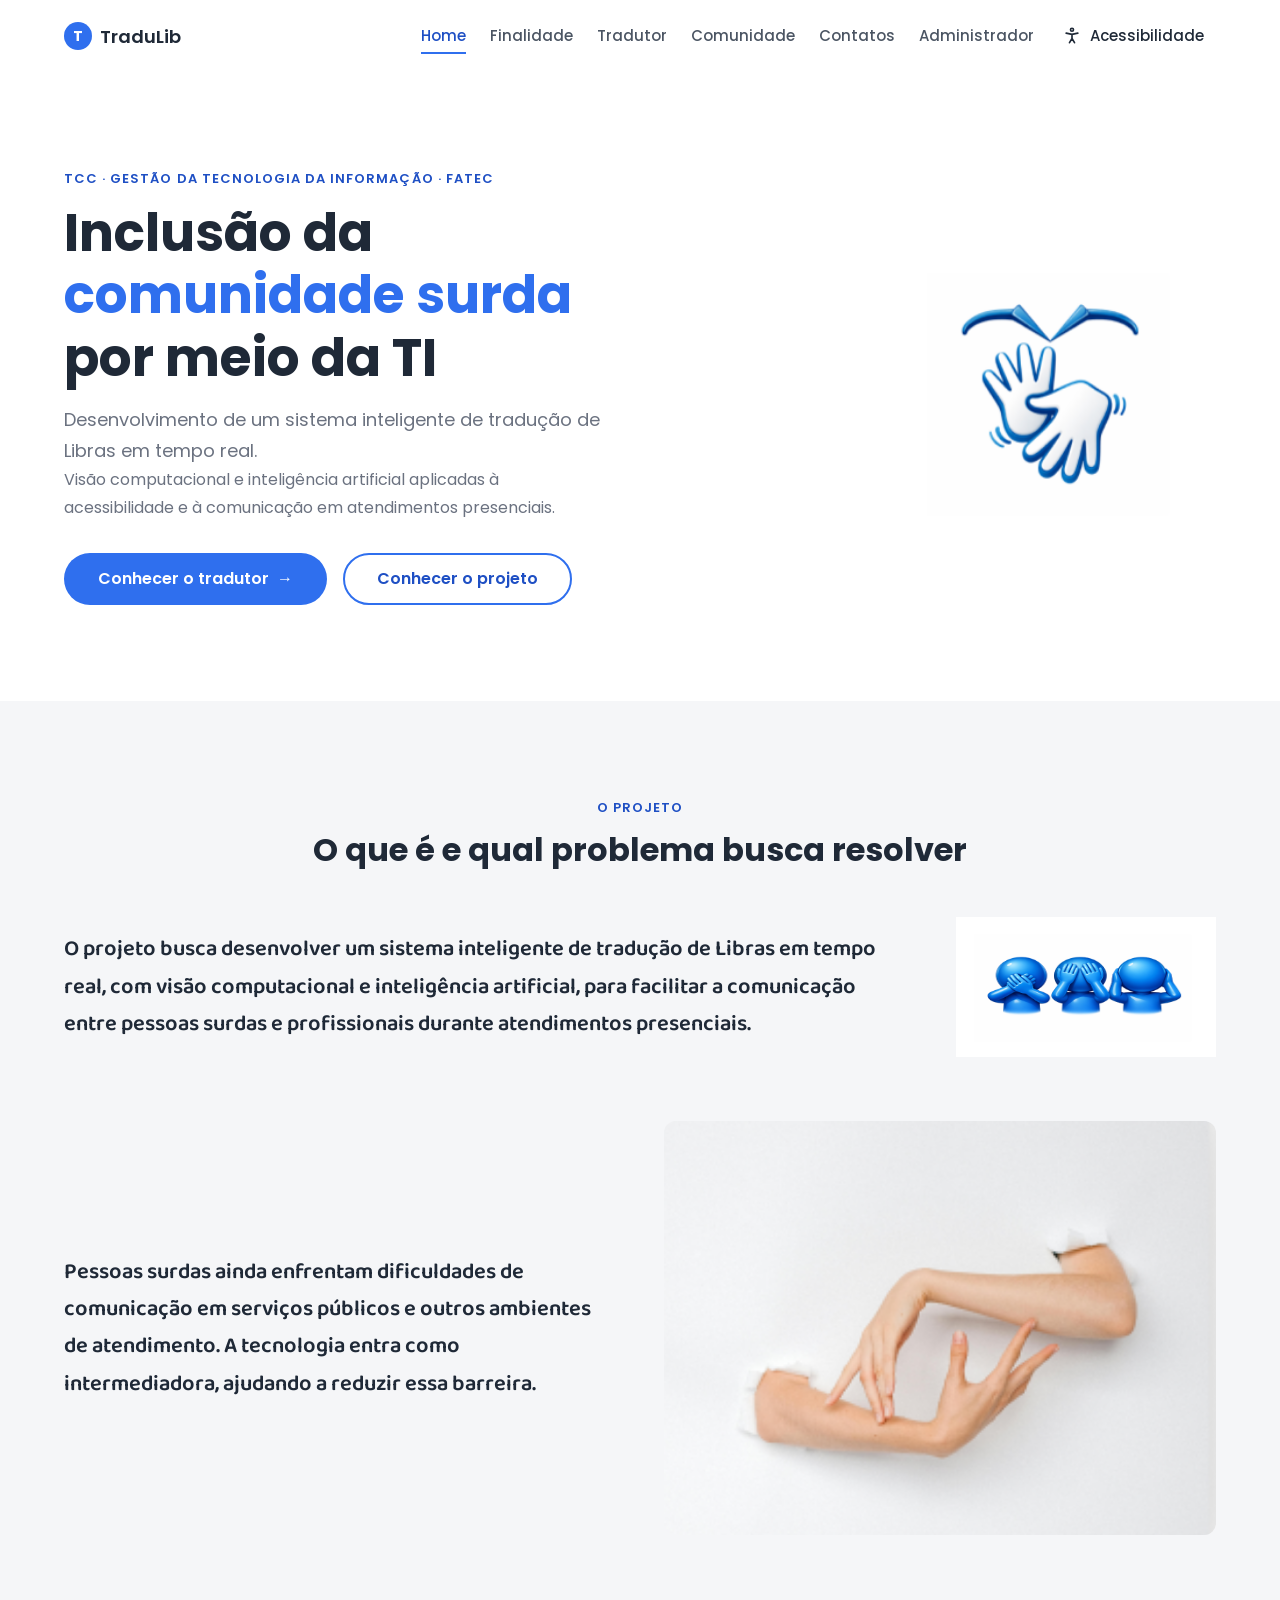
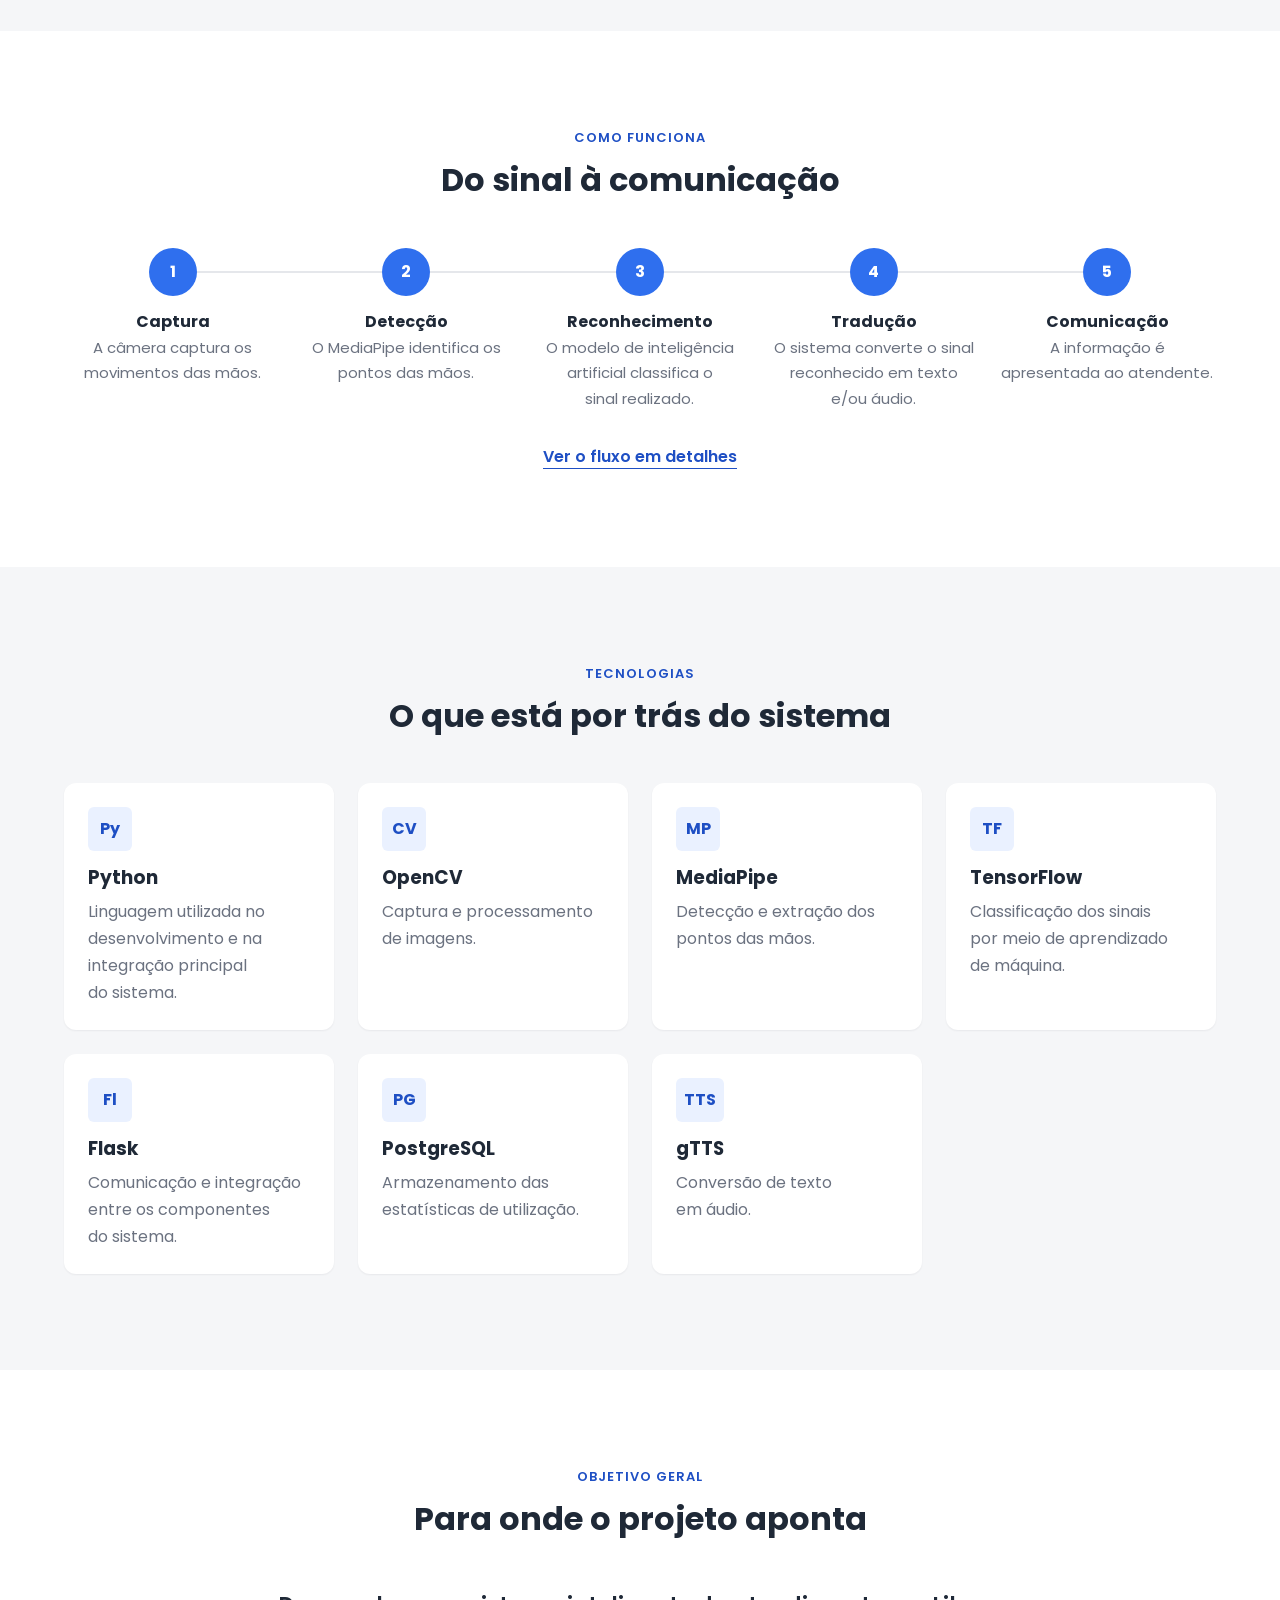
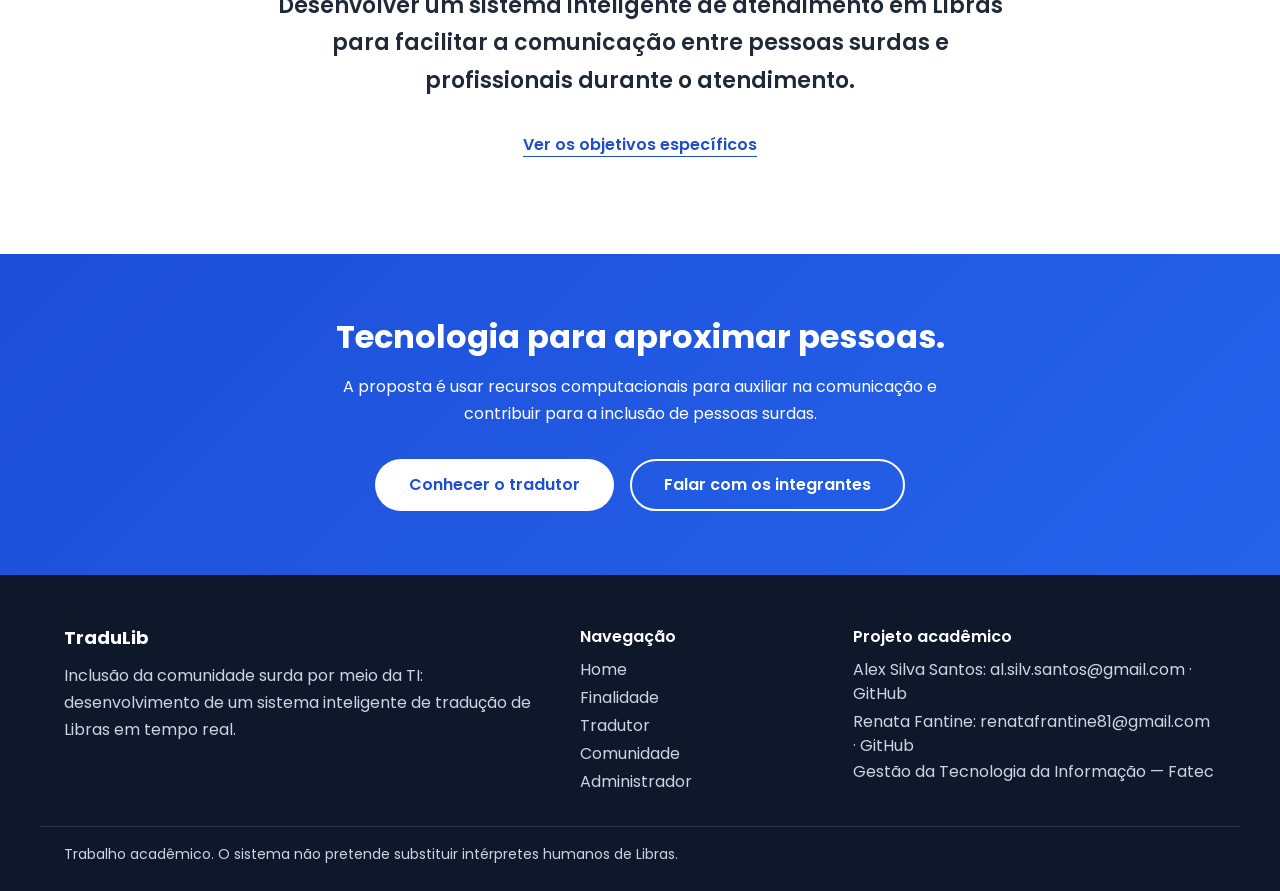
<file: frontend/index.html>
<!DOCTYPE html>
<html lang="pt-BR">
<head>
  <meta charset="UTF-8" />
  <meta name="viewport" content="width=device-width, initial-scale=1.0" />
  <title>Inclusão da comunidade surda por meio da TI | TraduLib</title>
  <meta name="description" content="Sistema inteligente de tradução de Libras em tempo real: projeto acadêmico de TI da Fatec." />
  <meta name="color-scheme" content="light dark" />
  <script>(function(){try{var s=JSON.parse(localStorage.getItem("tradulib_a11y")||"{}"),r=document.documentElement,L=[0.875,1,1.125,1.25,1.375];r.dataset.theme=s.theme||(matchMedia("(prefers-color-scheme: dark)").matches?"dark":"light");if(L[s.level]&&typeof s.level==="number")r.style.setProperty("--font-scale",L[s.level]);if(s.dyslexia===true)r.dataset.dyslexia="on"}catch(e){}})()</script>
  <link rel="preconnect" href="https://fonts.googleapis.com" />
  <link rel="preconnect" href="https://fonts.gstatic.com" crossorigin />
  <link rel="stylesheet" href="https://fonts.googleapis.com/css2?family=Baloo+2:wght@500;600;700&family=Poppins:wght@400;500;600;700&display=swap" />
  <link rel="stylesheet" href="css/variables.css?v=5" />
  <link rel="stylesheet" href="css/reset.css?v=5" />
  <link rel="stylesheet" href="css/base.css?v=5" />
  <link rel="stylesheet" href="css/layout.css?v=5" />
  <link rel="stylesheet" href="css/animations.css?v=5" />
  <link rel="stylesheet" href="css/components/buttons.css?v=5" />
  <link rel="stylesheet" href="css/components/navbar.css?v=5" />
  <link rel="stylesheet" href="css/components/hero.css?v=5" />
  <link rel="stylesheet" href="css/components/tradutor.css?v=5" />
  <link rel="stylesheet" href="css/components/about.css?v=5" />
  <link rel="stylesheet" href="css/components/content.css?v=5" />
  <link rel="stylesheet" href="css/components/accessibility.css?v=5" />
</head>
<body>
  <a class="skip-link" href="#conteudo-principal">Pular para o conteúdo principal</a>

  <header class="navbar">
    <div class="navbar__container container">
      <a href="index.html" class="navbar__logo" aria-label="TraduLib, página inicial">
        <span class="navbar__logo-mark" aria-hidden="true">T</span>
        <span>TraduLib</span>
      </a>
      <button class="navbar__toggle" id="navToggle" type="button" aria-expanded="false" aria-controls="navMenu" aria-label="Abrir menu de navegação">
        <span class="navbar__toggle-bar"></span><span class="navbar__toggle-bar"></span><span class="navbar__toggle-bar"></span>
      </button>
      <nav class="navbar__nav" id="navMenu" aria-label="Navegação principal">
        <ul class="navbar__links"><li><a href="index.html" class="navbar__link" aria-current="page">Home</a></li><li><a href="finalidade.html" class="navbar__link">Finalidade</a></li><li><a href="tradutor.html" class="navbar__link">Tradutor</a></li><li><a href="comunidade.html" class="navbar__link">Comunidade</a></li><li><a href="comunidade.html#contato" class="navbar__link">Contatos</a></li><li><a href="administrador.html" class="navbar__link">Administrador</a></li></ul>
      </nav>
    </div>
  </header>

  <main id="conteudo-principal">
    <section class="hero" aria-labelledby="hero-title">
      <div class="hero__container container">
        <div class="hero__content">
          <p class="eyebrow enter enter--1">TCC · Gestão da Tecnologia da Informação · Fatec</p>
          <h1 class="hero__title enter enter--2" id="hero-title">Inclusão da <span class="hero__highlight">comunidade surda</span> por meio da TI</h1>
          <p class="hero__subtitle enter enter--2">Desenvolvimento de um sistema inteligente de tradução de Libras em tempo real.</p>
          <p class="hero__text enter enter--3">Visão computacional e inteligência artificial aplicadas à acessibilidade e à comunicação em atendimentos presenciais.</p>
          <div class="hero__actions enter enter--3">
            <a class="btn btn--primary btn--lg" href="tradutor.html">Conhecer o tradutor <span aria-hidden="true">→</span></a>
            <a class="btn btn--secondary btn--lg" href="finalidade.html">Conhecer o projeto</a>
          </div>
        </div>
        <div class="hero__media enter enter--2">
          <img class="floating" src="assets/icons/librasicon.PNG" alt="Ilustração de mãos fazendo um sinal de Libras" width="320" height="320" />
        </div>
      </div>
    </section>

    <section class="section section--soft about" id="sobre" aria-labelledby="sobre-titulo">
      <div class="container">
        <div class="section__header"><p class="eyebrow">O projeto</p><h2 id="sobre-titulo">O que é e qual problema busca resolver</h2></div>
        <div class="about__row">
          <p class="about__text">O projeto busca desenvolver um sistema inteligente de tradução de Libras em tempo real, com visão computacional e inteligência artificial, para facilitar a comunicação entre pessoas surdas e profissionais durante atendimentos presenciais.</p>
          <img class="about__icon" src="assets/icons/mudocegosurdo.PNG" alt="" width="220" height="140" loading="lazy" />
        </div>
        <div class="about__row about__row--reverse">
          <img class="about__photo" src="assets/images/maos.PNG" alt="Duas mãos se conectam através de um rasgo em uma folha de papel, simbolizando a quebra de barreiras de comunicação" loading="lazy" />
          <p class="about__text">Pessoas surdas ainda enfrentam dificuldades de comunicação em serviços públicos e outros ambientes de atendimento. A tecnologia entra como intermediadora, ajudando a reduzir essa barreira.</p>
        </div>
      </div>
    </section>

    <section class="section" id="como-funciona" aria-labelledby="como-titulo">
      <div class="container">
        <div class="section__header"><p class="eyebrow">Como funciona</p><h2 id="como-titulo">Do sinal à comunicação</h2></div><ol class="steps"><li class="steps__item"><span class="steps__number" aria-hidden="true">1</span><div><h3>Captura</h3><p>A câmera captura os movimentos das mãos.</p></div></li><li class="steps__item"><span class="steps__number" aria-hidden="true">2</span><div><h3>Detecção</h3><p>O MediaPipe identifica os pontos das mãos.</p></div></li><li class="steps__item"><span class="steps__number" aria-hidden="true">3</span><div><h3>Reconhecimento</h3><p>O modelo de inteligência artificial classifica o sinal realizado.</p></div></li><li class="steps__item"><span class="steps__number" aria-hidden="true">4</span><div><h3>Tradução</h3><p>O sistema converte o sinal reconhecido em texto e/ou áudio.</p></div></li><li class="steps__item"><span class="steps__number" aria-hidden="true">5</span><div><h3>Comunicação</h3><p>A informação é apresentada ao atendente.</p></div></li></ol>
        <p class="stack-link"><a class="text-link" href="tradutor.html#fluxo">Ver o fluxo em detalhes</a></p>
      </div>
    </section>

    <section class="section section--soft" id="tecnologias" aria-labelledby="tec-titulo">
      <div class="container">
        <div class="section__header"><p class="eyebrow">Tecnologias</p><h2 id="tec-titulo">O que está por trás do sistema</h2></div><ul class="grid"><li class="card"><span class="card__badge" aria-hidden="true">Py</span><h3>Python</h3><p>Linguagem utilizada no desenvolvimento e na integração principal do sistema.</p></li><li class="card"><span class="card__badge" aria-hidden="true">CV</span><h3>OpenCV</h3><p>Captura e processamento de imagens.</p></li><li class="card"><span class="card__badge" aria-hidden="true">MP</span><h3>MediaPipe</h3><p>Detecção e extração dos pontos das mãos.</p></li><li class="card"><span class="card__badge" aria-hidden="true">TF</span><h3>TensorFlow</h3><p>Classificação dos sinais por meio de aprendizado de máquina.</p></li><li class="card"><span class="card__badge" aria-hidden="true">Fl</span><h3>Flask</h3><p>Comunicação e integração entre os componentes do sistema.</p></li><li class="card"><span class="card__badge" aria-hidden="true">PG</span><h3>PostgreSQL</h3><p>Armazenamento das estatísticas de utilização.</p></li><li class="card"><span class="card__badge" aria-hidden="true">TTS</span><h3>gTTS</h3><p>Conversão de texto em áudio.</p></li></ul>
      </div>
    </section>

    <section class="section" id="objetivo" aria-labelledby="obj-titulo">
      <div class="container">
        <div class="section__header"><p class="eyebrow">Objetivo geral</p><h2 id="obj-titulo">Para onde o projeto aponta</h2></div>
        <p class="statement">Desenvolver um sistema inteligente de atendimento em Libras para facilitar a comunicação entre pessoas surdas e profissionais durante o atendimento.</p>
        <p class="stack-link"><a class="text-link" href="finalidade.html#objetivos">Ver os objetivos específicos</a></p>
      </div>
    </section>

    <section class="cta" aria-labelledby="cta-titulo">
      <div class="container">
        <h2 id="cta-titulo">Tecnologia para aproximar pessoas.</h2>
        <p>A proposta é usar recursos computacionais para auxiliar na comunicação e contribuir para a inclusão de pessoas surdas.</p>
        <div class="cta__actions">
          <a class="btn btn--light btn--lg" href="tradutor.html">Conhecer o tradutor</a>
          <a class="btn btn--outline-light btn--lg" href="comunidade.html#contato">Falar com os integrantes</a>
        </div>
      </div>
    </section>
  </main>

  <footer class="footer">
    <div class="footer__container container">
      <div>
        <p class="footer__title">TraduLib</p>
        <p>Inclusão da comunidade surda por meio da TI: desenvolvimento de um sistema inteligente de tradução de Libras em tempo real.</p>
      </div>
      <nav aria-label="Rodapé"><p class="footer__heading">Navegação</p><ul><li><a href="index.html">Home</a></li><li><a href="finalidade.html">Finalidade</a></li><li><a href="tradutor.html">Tradutor</a></li><li><a href="comunidade.html">Comunidade</a></li><li><a href="administrador.html">Administrador</a></li></ul></nav>
      <div>
        <p class="footer__heading">Projeto acadêmico</p>
        <ul data-members="footer"></ul>
        <p>Gestão da Tecnologia da Informação — Fatec</p>
      </div>
    </div>
    <p class="footer__legal container">Trabalho acadêmico. O sistema não pretende substituir intérpretes humanos de Libras.</p>
  </footer>

  <div vw class="enabled"><div vw-access-button class="active"></div><div vw-plugin-wrapper><div class="vw-plugin-top-wrapper"></div></div></div>
  <script src="https://vlibras.gov.br/app/vlibras-plugin.js"></script>
  <script>new window.VLibras.Widget("https://vlibras.gov.br/app");</script>
  <script type="module" src="js/main.js?v=5"></script>
</body>
</html>
</file>
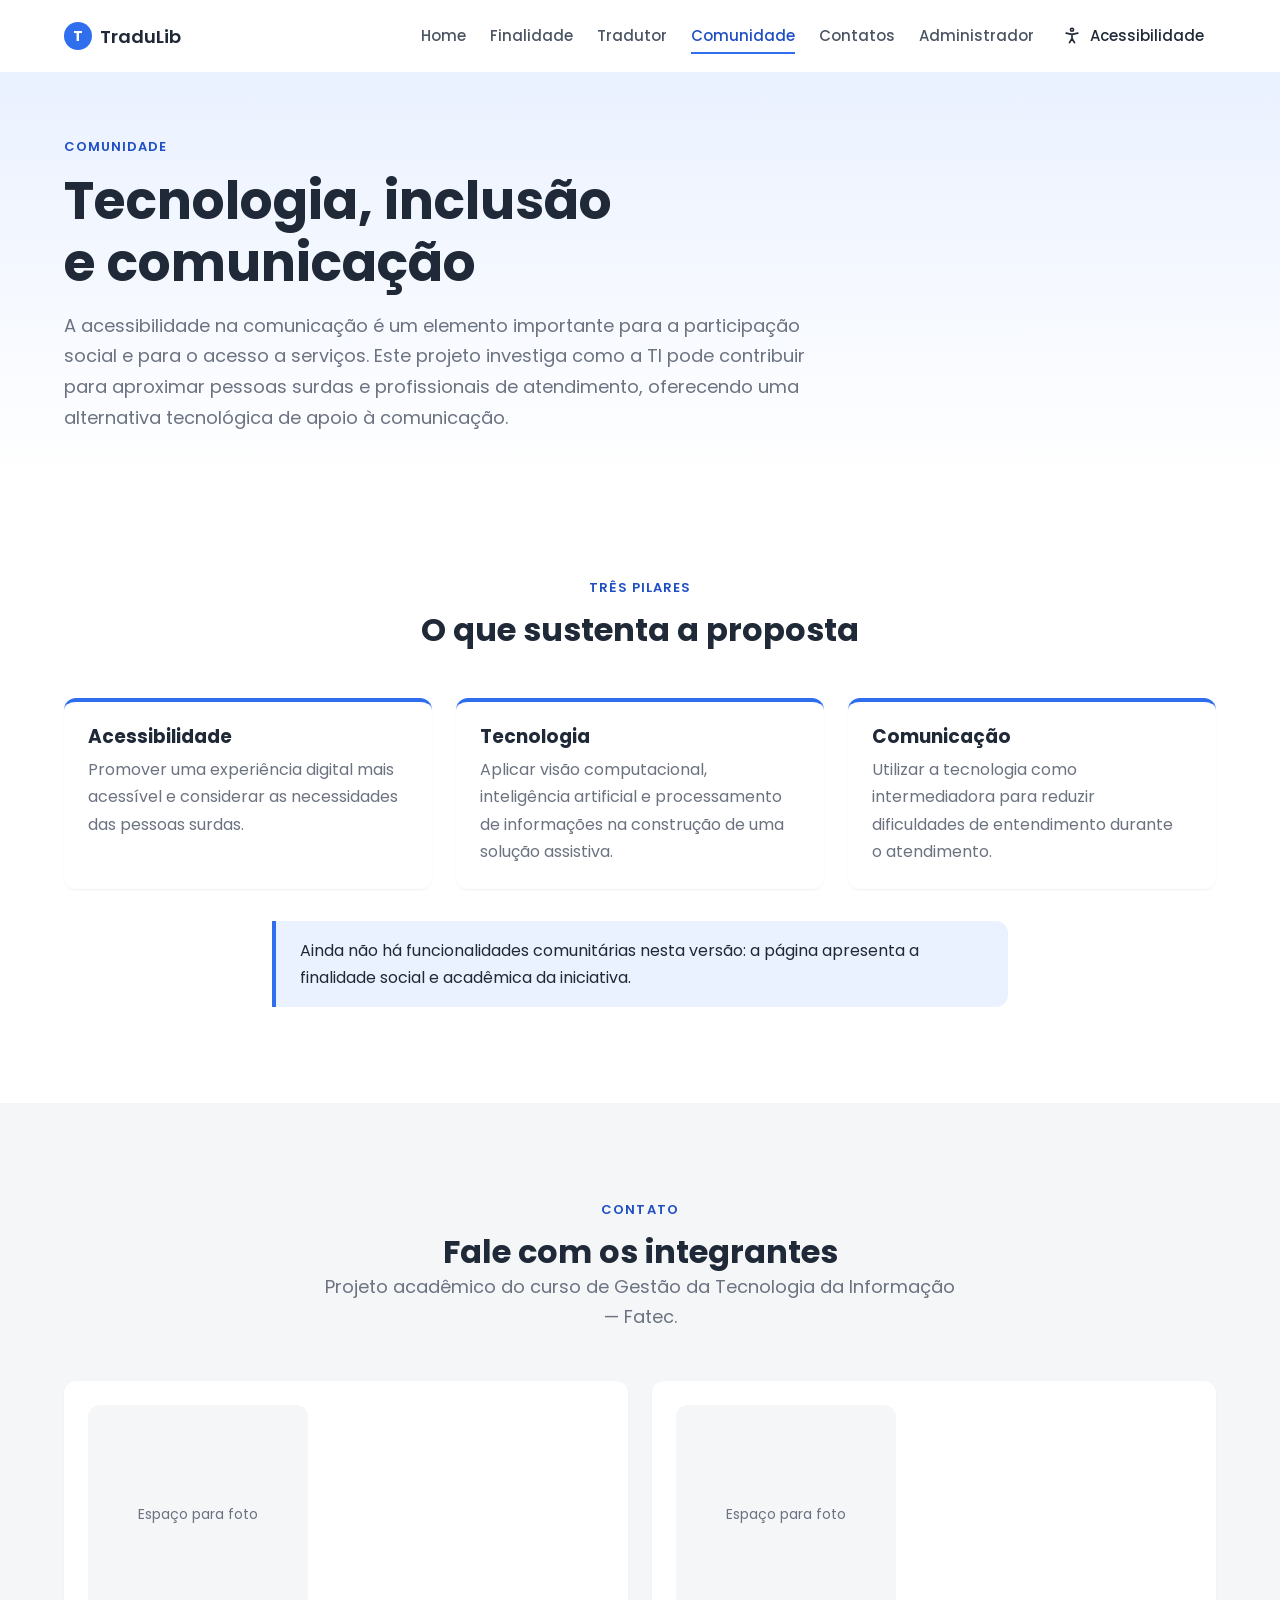
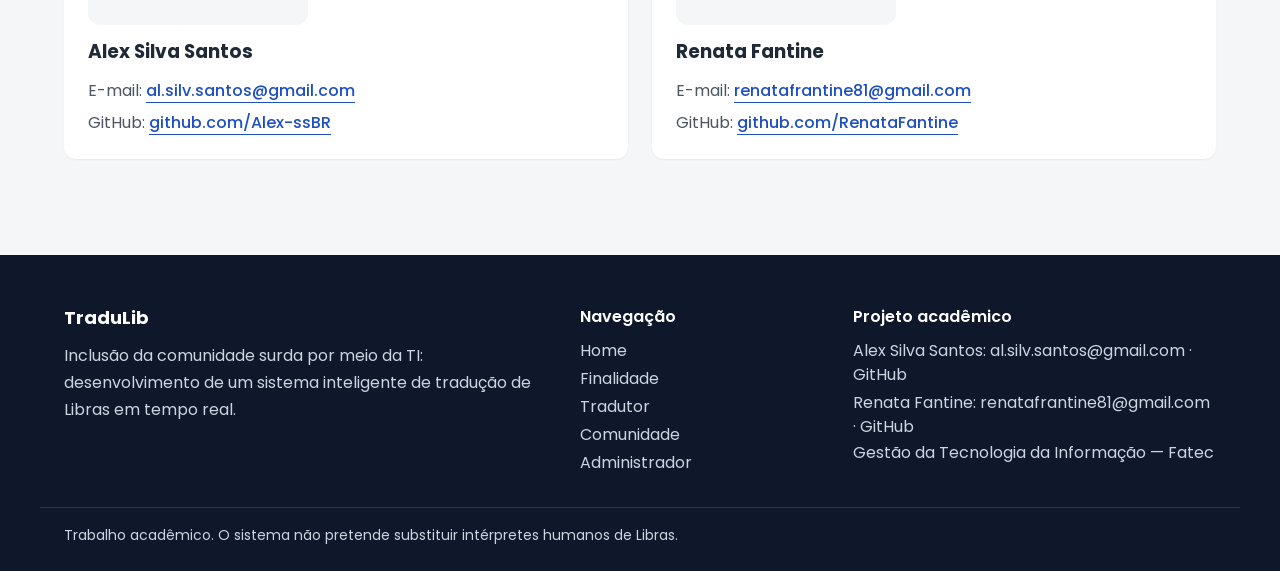
<file: frontend/comunidade.html>
<!DOCTYPE html>
<html lang="pt-BR">
<head>
  <meta charset="UTF-8" />
  <meta name="viewport" content="width=device-width, initial-scale=1.0" />
  <title>Comunidade | TraduLib</title>
  <meta name="description" content="Acessibilidade, tecnologia e comunicação: a finalidade social do projeto e contato com os integrantes." />
  <meta name="color-scheme" content="light dark" />
  <script>(function(){try{var s=JSON.parse(localStorage.getItem("tradulib_a11y")||"{}"),r=document.documentElement,L=[0.875,1,1.125,1.25,1.375];r.dataset.theme=s.theme||(matchMedia("(prefers-color-scheme: dark)").matches?"dark":"light");if(L[s.level]&&typeof s.level==="number")r.style.setProperty("--font-scale",L[s.level]);if(s.dyslexia===true)r.dataset.dyslexia="on"}catch(e){}})()</script>
  <link rel="preconnect" href="https://fonts.googleapis.com" />
  <link rel="preconnect" href="https://fonts.gstatic.com" crossorigin />
  <link rel="stylesheet" href="https://fonts.googleapis.com/css2?family=Baloo+2:wght@500;600;700&family=Poppins:wght@400;500;600;700&display=swap" />
  <link rel="stylesheet" href="css/variables.css?v=5" />
  <link rel="stylesheet" href="css/reset.css?v=5" />
  <link rel="stylesheet" href="css/base.css?v=5" />
  <link rel="stylesheet" href="css/layout.css?v=5" />
  <link rel="stylesheet" href="css/animations.css?v=5" />
  <link rel="stylesheet" href="css/components/buttons.css?v=5" />
  <link rel="stylesheet" href="css/components/navbar.css?v=5" />
  <link rel="stylesheet" href="css/components/hero.css?v=5" />
  <link rel="stylesheet" href="css/components/tradutor.css?v=5" />
  <link rel="stylesheet" href="css/components/about.css?v=5" />
  <link rel="stylesheet" href="css/components/content.css?v=5" />
  <link rel="stylesheet" href="css/components/accessibility.css?v=5" />
</head>
<body>
  <a class="skip-link" href="#conteudo-principal">Pular para o conteúdo principal</a>

  <header class="navbar">
    <div class="navbar__container container">
      <a href="index.html" class="navbar__logo" aria-label="TraduLib, página inicial">
        <span class="navbar__logo-mark" aria-hidden="true">T</span>
        <span>TraduLib</span>
      </a>
      <button class="navbar__toggle" id="navToggle" type="button" aria-expanded="false" aria-controls="navMenu" aria-label="Abrir menu de navegação">
        <span class="navbar__toggle-bar"></span><span class="navbar__toggle-bar"></span><span class="navbar__toggle-bar"></span>
      </button>
      <nav class="navbar__nav" id="navMenu" aria-label="Navegação principal">
        <ul class="navbar__links"><li><a href="index.html" class="navbar__link">Home</a></li><li><a href="finalidade.html" class="navbar__link">Finalidade</a></li><li><a href="tradutor.html" class="navbar__link">Tradutor</a></li><li><a href="comunidade.html" class="navbar__link" aria-current="page">Comunidade</a></li><li><a href="comunidade.html#contato" class="navbar__link">Contatos</a></li><li><a href="administrador.html" class="navbar__link">Administrador</a></li></ul>
      </nav>
    </div>
  </header>

  <main id="conteudo-principal">
    <section class="page-header" aria-labelledby="pg-titulo"><div class="container"><div class="page-header__inner enter enter--1">
      <p class="eyebrow">Comunidade</p><h1 id="pg-titulo">Tecnologia, inclusão e comunicação</h1>
      <p class="lead">A acessibilidade na comunicação é um elemento importante para a participação social e para o acesso a serviços. Este projeto investiga como a TI pode contribuir para aproximar pessoas surdas e profissionais de atendimento, oferecendo uma alternativa tecnológica de apoio à comunicação.</p></div></div></section>

    <section class="section" id="pilares" aria-labelledby="pil-titulo"><div class="container">
      <div class="section__header"><p class="eyebrow">Três pilares</p><h2 id="pil-titulo">O que sustenta a proposta</h2></div>
      <ul class="grid">
        <li class="card card--pillar"><h3>Acessibilidade</h3><p>Promover uma experiência digital mais acessível e considerar as necessidades das pessoas surdas.</p></li>
        <li class="card card--pillar"><h3>Tecnologia</h3><p>Aplicar visão computacional, inteligência artificial e processamento de informações na construção de uma solução assistiva.</p></li>
        <li class="card card--pillar"><h3>Comunicação</h3><p>Utilizar a tecnologia como intermediadora para reduzir dificuldades de entendimento durante o atendimento.</p></li>
      </ul>
      <p class="callout prose">Ainda não há funcionalidades comunitárias nesta versão: a página apresenta a finalidade social e acadêmica da iniciativa.</p>
    </div></section>

    <section class="section section--soft" id="contato" aria-labelledby="contato-titulo"><div class="container">
      <div class="section__header"><p class="eyebrow">Contato</p><h2 id="contato-titulo">Fale com os integrantes</h2><p class="lead">Projeto acadêmico do curso de Gestão da Tecnologia da Informação — Fatec.</p></div>
      <ul class="grid" data-members="cards"></ul>
    </div></section>
  </main>

  <footer class="footer">
    <div class="footer__container container">
      <div>
        <p class="footer__title">TraduLib</p>
        <p>Inclusão da comunidade surda por meio da TI: desenvolvimento de um sistema inteligente de tradução de Libras em tempo real.</p>
      </div>
      <nav aria-label="Rodapé"><p class="footer__heading">Navegação</p><ul><li><a href="index.html">Home</a></li><li><a href="finalidade.html">Finalidade</a></li><li><a href="tradutor.html">Tradutor</a></li><li><a href="comunidade.html">Comunidade</a></li><li><a href="administrador.html">Administrador</a></li></ul></nav>
      <div>
        <p class="footer__heading">Projeto acadêmico</p>
        <ul data-members="footer"></ul>
        <p>Gestão da Tecnologia da Informação — Fatec</p>
      </div>
    </div>
    <p class="footer__legal container">Trabalho acadêmico. O sistema não pretende substituir intérpretes humanos de Libras.</p>
  </footer>

  <div vw class="enabled"><div vw-access-button class="active"></div><div vw-plugin-wrapper><div class="vw-plugin-top-wrapper"></div></div></div>
  <script src="https://vlibras.gov.br/app/vlibras-plugin.js"></script>
  <script>new window.VLibras.Widget("https://vlibras.gov.br/app");</script>
  <script type="module" src="js/main.js?v=5"></script>
</body>
</html>
</file>
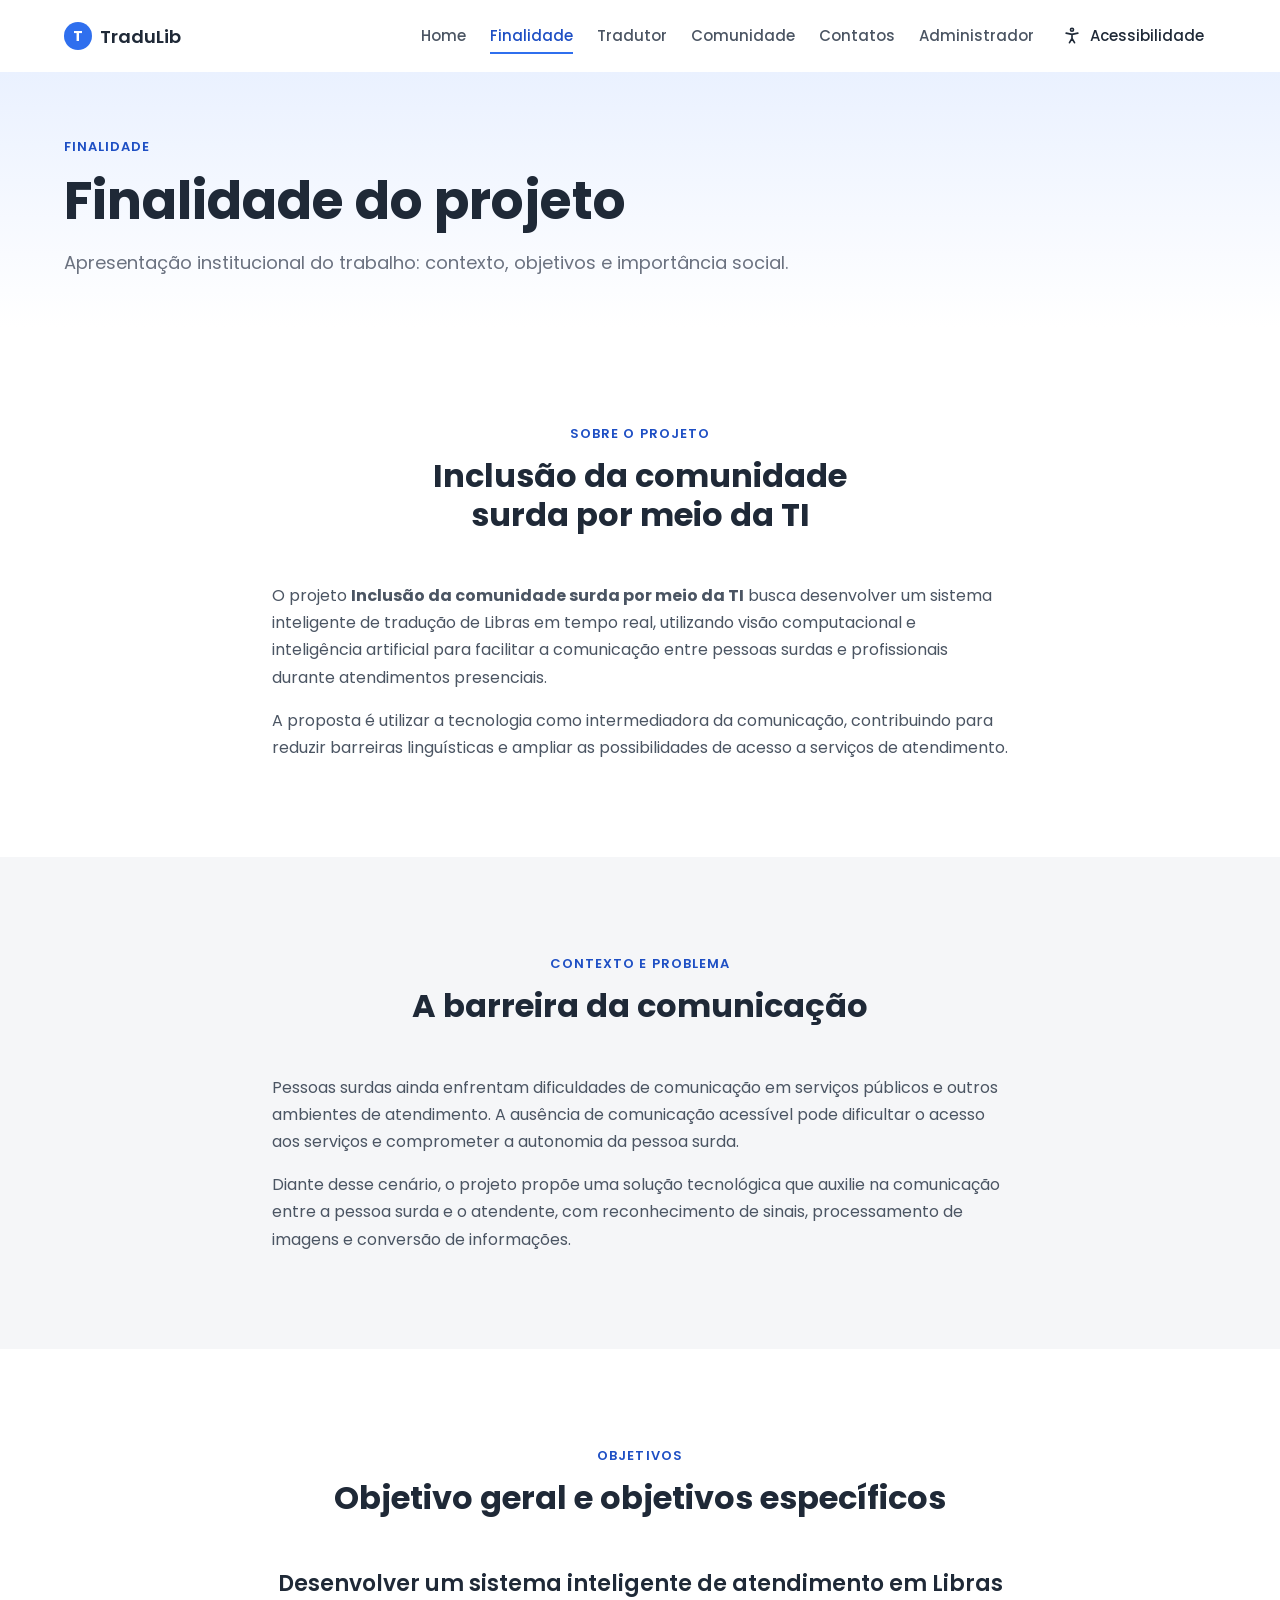
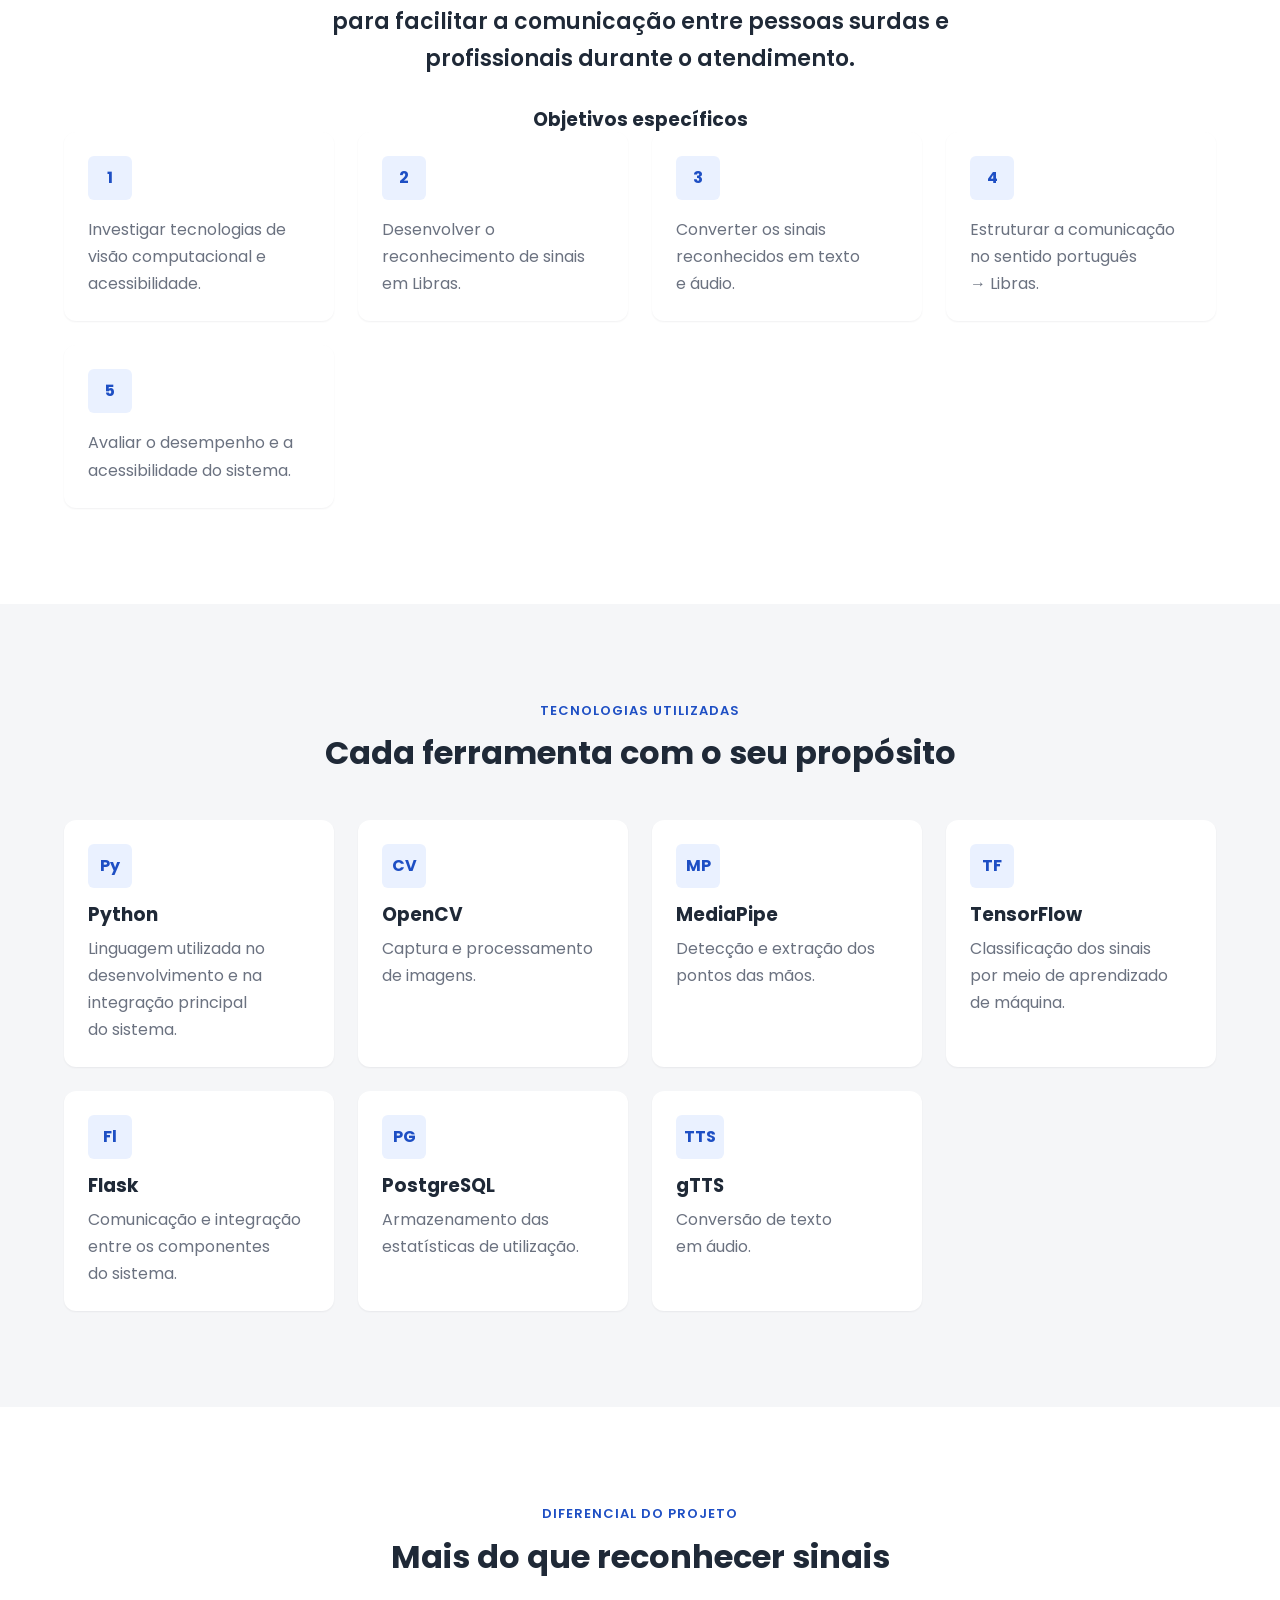
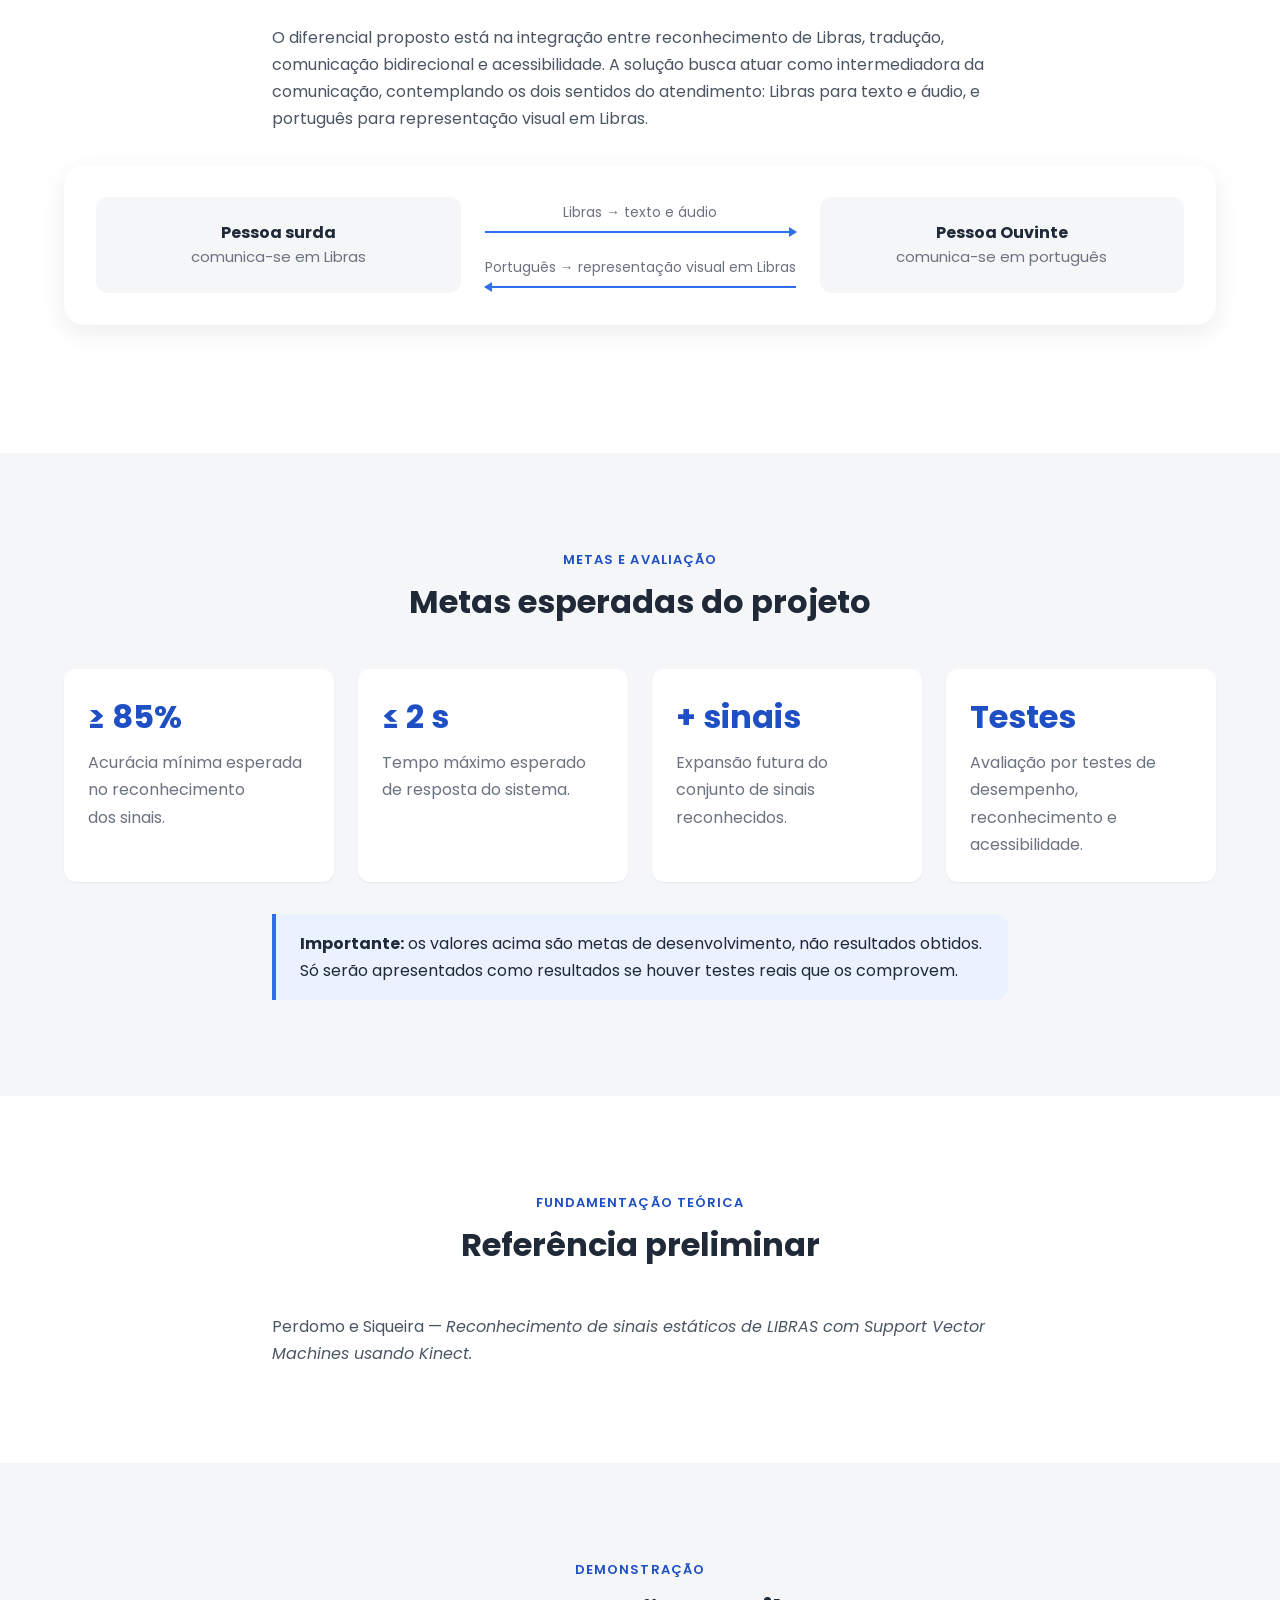
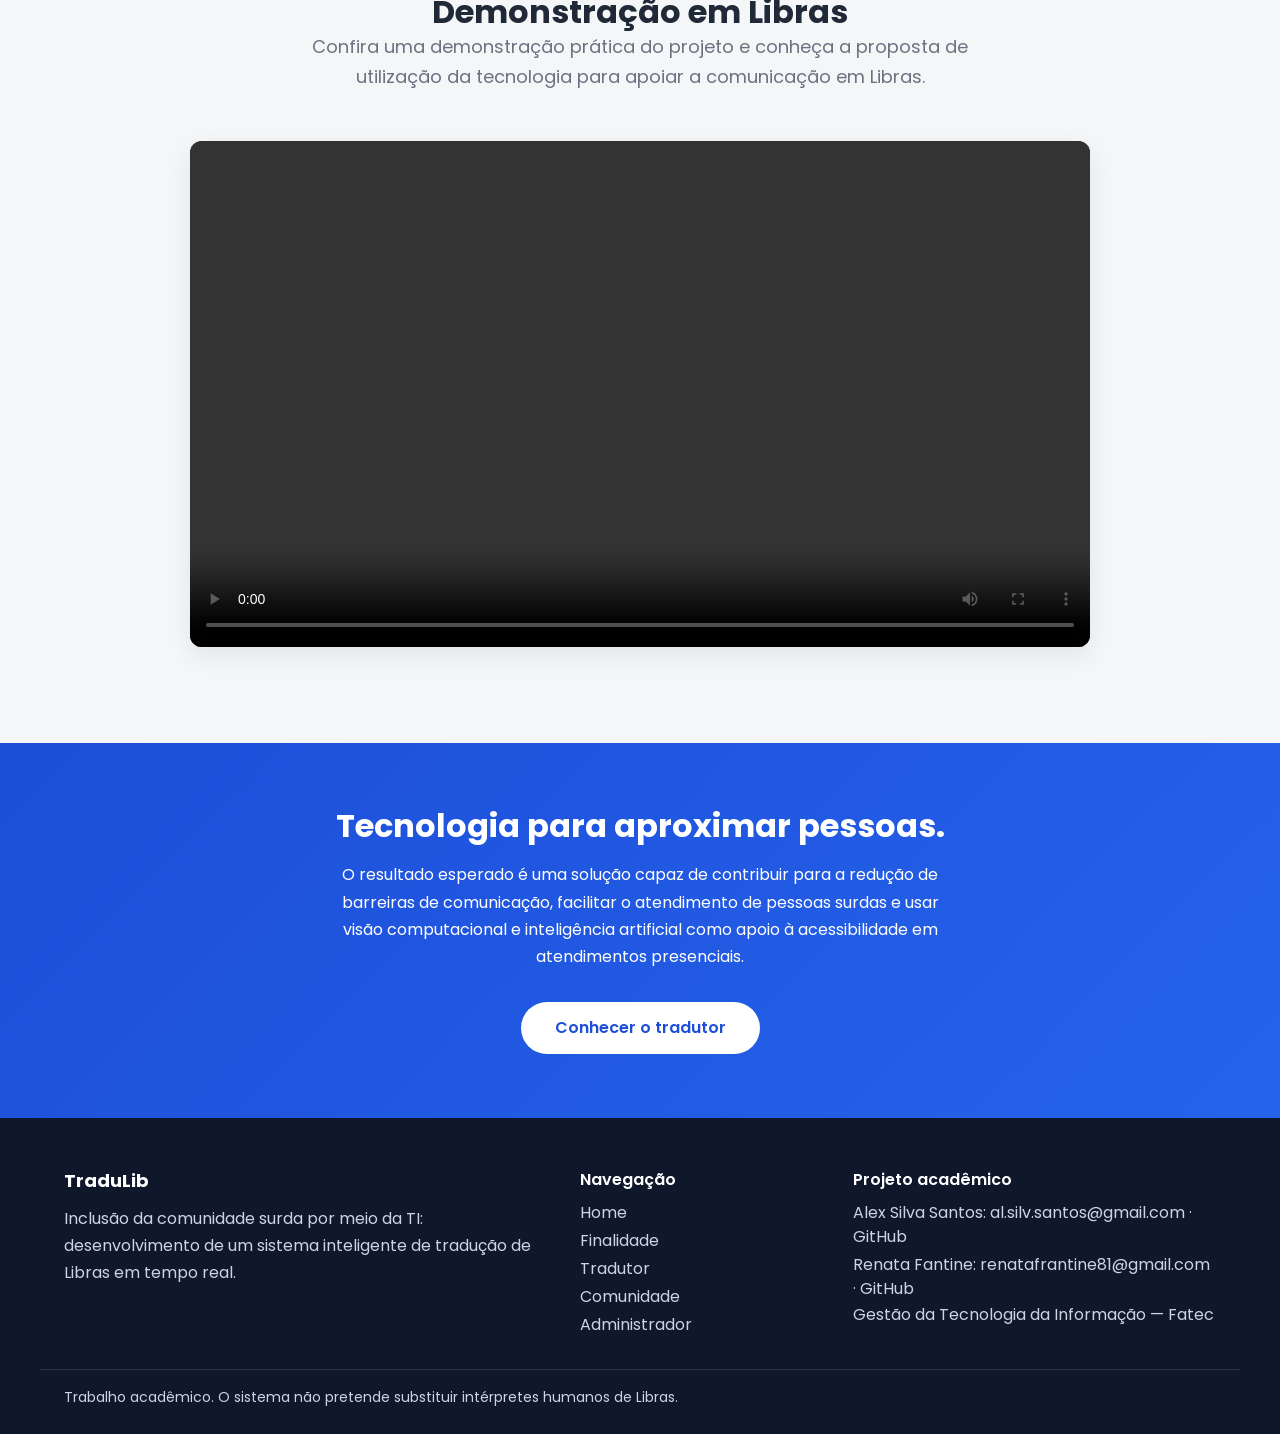
<file: frontend/finalidade.html>
<!DOCTYPE html>
<html lang="pt-BR">
<head>
  <meta charset="UTF-8" />
  <meta name="viewport" content="width=device-width, initial-scale=1.0" />
  <title>Finalidade do projeto | TraduLib</title>
  <meta name="description" content="Contexto, objetivos, tecnologias e metas do projeto de tradução de Libras em tempo real." />
  <meta name="color-scheme" content="light dark" />
  <script>(function(){try{var s=JSON.parse(localStorage.getItem("tradulib_a11y")||"{}"),r=document.documentElement,L=[0.875,1,1.125,1.25,1.375];r.dataset.theme=s.theme||(matchMedia("(prefers-color-scheme: dark)").matches?"dark":"light");if(L[s.level]&&typeof s.level==="number")r.style.setProperty("--font-scale",L[s.level]);if(s.dyslexia===true)r.dataset.dyslexia="on"}catch(e){}})()</script>
  <link rel="preconnect" href="https://fonts.googleapis.com" />
  <link rel="preconnect" href="https://fonts.gstatic.com" crossorigin />
  <link rel="stylesheet" href="https://fonts.googleapis.com/css2?family=Baloo+2:wght@500;600;700&family=Poppins:wght@400;500;600;700&display=swap" />
  <link rel="stylesheet" href="css/variables.css?v=5" />
  <link rel="stylesheet" href="css/reset.css?v=5" />
  <link rel="stylesheet" href="css/base.css?v=5" />
  <link rel="stylesheet" href="css/layout.css?v=5" />
  <link rel="stylesheet" href="css/animations.css?v=5" />
  <link rel="stylesheet" href="css/components/buttons.css?v=5" />
  <link rel="stylesheet" href="css/components/navbar.css?v=5" />
  <link rel="stylesheet" href="css/components/hero.css?v=5" />
  <link rel="stylesheet" href="css/components/tradutor.css?v=5" />
  <link rel="stylesheet" href="css/components/about.css?v=5" />
  <link rel="stylesheet" href="css/components/content.css?v=5" />
  <link rel="stylesheet" href="css/components/accessibility.css?v=5" />
</head>
<body>
  <a class="skip-link" href="#conteudo-principal">Pular para o conteúdo principal</a>

  <header class="navbar">
    <div class="navbar__container container">
      <a href="index.html" class="navbar__logo" aria-label="TraduLib, página inicial">
        <span class="navbar__logo-mark" aria-hidden="true">T</span>
        <span>TraduLib</span>
      </a>
      <button class="navbar__toggle" id="navToggle" type="button" aria-expanded="false" aria-controls="navMenu" aria-label="Abrir menu de navegação">
        <span class="navbar__toggle-bar"></span><span class="navbar__toggle-bar"></span><span class="navbar__toggle-bar"></span>
      </button>
      <nav class="navbar__nav" id="navMenu" aria-label="Navegação principal">
        <ul class="navbar__links"><li><a href="index.html" class="navbar__link">Home</a></li><li><a href="finalidade.html" class="navbar__link" aria-current="page">Finalidade</a></li><li><a href="tradutor.html" class="navbar__link">Tradutor</a></li><li><a href="comunidade.html" class="navbar__link">Comunidade</a></li><li><a href="comunidade.html#contato" class="navbar__link">Contatos</a></li><li><a href="administrador.html" class="navbar__link">Administrador</a></li></ul>
      </nav>
    </div>
  </header>

  <main id="conteudo-principal">
    <section class="page-header" aria-labelledby="pg-titulo"><div class="container"><div class="page-header__inner enter enter--1">
      <p class="eyebrow">Finalidade</p><h1 id="pg-titulo">Finalidade do projeto</h1>
      <p class="lead">Apresentação institucional do trabalho: contexto, objetivos e importância social.</p></div></div></section>

    <section class="section" id="sobre" aria-labelledby="sobre-titulo"><div class="container">
      <div class="section__header"><p class="eyebrow">Sobre o projeto</p><h2 id="sobre-titulo">Inclusão da comunidade surda por meio da TI</h2></div>
      <div class="prose"><p>O projeto <strong>Inclusão da comunidade surda por meio da TI</strong> busca desenvolver um sistema inteligente de tradução de Libras em tempo real, utilizando visão computacional e inteligência artificial para facilitar a comunicação entre pessoas surdas e profissionais durante atendimentos presenciais.</p>
      <p>A proposta é utilizar a tecnologia como intermediadora da comunicação, contribuindo para reduzir barreiras linguísticas e ampliar as possibilidades de acesso a serviços de atendimento.</p></div>
    </div></section>

    <section class="section section--soft" id="contexto" aria-labelledby="ctx-titulo"><div class="container">
      <div class="section__header"><p class="eyebrow">Contexto e problema</p><h2 id="ctx-titulo">A barreira da comunicação</h2></div>
      <div class="prose"><p>Pessoas surdas ainda enfrentam dificuldades de comunicação em serviços públicos e outros ambientes de atendimento. A ausência de comunicação acessível pode dificultar o acesso aos serviços e comprometer a autonomia da pessoa surda.</p>
      <p>Diante desse cenário, o projeto propõe uma solução tecnológica que auxilie na comunicação entre a pessoa surda e o atendente, com reconhecimento de sinais, processamento de imagens e conversão de informações.</p></div>
    </div></section>

    <section class="section" id="objetivos" aria-labelledby="obj-titulo"><div class="container">
      <div class="section__header"><p class="eyebrow">Objetivos</p><h2 id="obj-titulo">Objetivo geral e objetivos específicos</h2></div>
      <p class="statement">Desenvolver um sistema inteligente de atendimento em Libras para facilitar a comunicação entre pessoas surdas e profissionais durante o atendimento.</p>
      <h3 class="stack-link">Objetivos específicos</h3>
      <ul class="grid"><li class="card"><span class="card__badge" aria-hidden="true">1</span><p>Investigar tecnologias de visão computacional e acessibilidade.</p></li><li class="card"><span class="card__badge" aria-hidden="true">2</span><p>Desenvolver o reconhecimento de sinais em Libras.</p></li><li class="card"><span class="card__badge" aria-hidden="true">3</span><p>Converter os sinais reconhecidos em texto e áudio.</p></li><li class="card"><span class="card__badge" aria-hidden="true">4</span><p>Estruturar a comunicação no sentido português → Libras.</p></li><li class="card"><span class="card__badge" aria-hidden="true">5</span><p>Avaliar o desempenho e a acessibilidade do sistema.</p></li></ul>
    </div></section>

    <section class="section section--soft" id="tecnologias" aria-labelledby="tec-titulo"><div class="container">
      <div class="section__header"><p class="eyebrow">Tecnologias utilizadas</p><h2 id="tec-titulo">Cada ferramenta com o seu propósito</h2></div><ul class="grid"><li class="card"><span class="card__badge" aria-hidden="true">Py</span><h3>Python</h3><p>Linguagem utilizada no desenvolvimento e na integração principal do sistema.</p></li><li class="card"><span class="card__badge" aria-hidden="true">CV</span><h3>OpenCV</h3><p>Captura e processamento de imagens.</p></li><li class="card"><span class="card__badge" aria-hidden="true">MP</span><h3>MediaPipe</h3><p>Detecção e extração dos pontos das mãos.</p></li><li class="card"><span class="card__badge" aria-hidden="true">TF</span><h3>TensorFlow</h3><p>Classificação dos sinais por meio de aprendizado de máquina.</p></li><li class="card"><span class="card__badge" aria-hidden="true">Fl</span><h3>Flask</h3><p>Comunicação e integração entre os componentes do sistema.</p></li><li class="card"><span class="card__badge" aria-hidden="true">PG</span><h3>PostgreSQL</h3><p>Armazenamento das estatísticas de utilização.</p></li><li class="card"><span class="card__badge" aria-hidden="true">TTS</span><h3>gTTS</h3><p>Conversão de texto em áudio.</p></li></ul>
    </div></section>

    <section class="section" id="diferencial" aria-labelledby="dif-titulo"><div class="container">
      <div class="section__header"><p class="eyebrow">Diferencial do projeto</p><h2 id="dif-titulo">Mais do que reconhecer sinais</h2></div>
      <div class="prose"><p>O diferencial proposto está na integração entre reconhecimento de Libras, tradução, comunicação bidirecional e acessibilidade. A solução busca atuar como intermediadora da comunicação, contemplando os dois sentidos do atendimento: Libras para texto e áudio, e português para representação visual em Libras.</p></div>
      <div style="height:var(--space-8)"></div><div class="bidirectional" role="group" aria-label="Comunicação nos dois sentidos entre a pessoa surda e a pessoa ouvinte">
  <div class="bidirectional__party"><strong>Pessoa surda</strong><span>comunica-se em Libras</span></div>
  <div class="bidirectional__channel" aria-hidden="true">
    <div>Libras → texto e áudio<div class="bidirectional__arrow"></div></div>
    <div>Português → representação visual em Libras<div class="bidirectional__arrow bidirectional__arrow--back"></div></div>
  </div>
  <div class="bidirectional__party"><strong>Pessoa Ouvinte</strong><span>comunica-se em português</span></div>
</div>
    </div></section>

    <section class="section section--soft" id="metas" aria-labelledby="metas-titulo"><div class="container">
      <div class="section__header"><p class="eyebrow">Metas e avaliação</p><h2 id="metas-titulo">Metas esperadas do projeto</h2></div>
      <ul class="grid">
        <li class="card"><span class="card__figure">≥ 85%</span><p>Acurácia mínima esperada no reconhecimento dos sinais.</p></li>
        <li class="card"><span class="card__figure">≤ 2 s</span><p>Tempo máximo esperado de resposta do sistema.</p></li>
        <li class="card"><span class="card__figure">+ sinais</span><p>Expansão futura do conjunto de sinais reconhecidos.</p></li>
        <li class="card"><span class="card__figure">Testes</span><p>Avaliação por testes de desempenho, reconhecimento e acessibilidade.</p></li>
      </ul>
      <p class="callout prose"><strong>Importante:</strong> os valores acima são metas de desenvolvimento, não resultados obtidos. Só serão apresentados como resultados se houver testes reais que os comprovem.</p>
    </div></section>

    <section class="section" id="fundamentacao" aria-labelledby="fund-titulo"><div class="container">
      <div class="section__header"><p class="eyebrow">Fundamentação teórica</p><h2 id="fund-titulo">Referência preliminar</h2></div>
      <div class="prose"><p>Perdomo e Siqueira — <em>Reconhecimento de sinais estáticos de LIBRAS com Support Vector Machines usando Kinect.</em></p></div>
    </div></section>

    <section class="section section--soft" id="demonstracao" aria-labelledby="demo-titulo"><div class="container">
      <div class="section__header"><p class="eyebrow">Demonstração</p><h2 id="demo-titulo">Demonstração em Libras</h2><p class="lead">Confira uma demonstração prática do projeto e conheça a proposta de utilização da tecnologia para apoiar a comunicação em Libras.</p></div>
      <div class="media-frame" data-demo-video></div>
    </div></section>

    <section class="cta" aria-labelledby="cta-titulo"><div class="container">
      <h2 id="cta-titulo">Tecnologia para aproximar pessoas.</h2>
      <p>O resultado esperado é uma solução capaz de contribuir para a redução de barreiras de comunicação, facilitar o atendimento de pessoas surdas e usar visão computacional e inteligência artificial como apoio à acessibilidade em atendimentos presenciais.</p>
      <div class="cta__actions"><a class="btn btn--light btn--lg" href="tradutor.html">Conhecer o tradutor</a></div>
    </div></section>
  </main>

  <footer class="footer">
    <div class="footer__container container">
      <div>
        <p class="footer__title">TraduLib</p>
        <p>Inclusão da comunidade surda por meio da TI: desenvolvimento de um sistema inteligente de tradução de Libras em tempo real.</p>
      </div>
      <nav aria-label="Rodapé"><p class="footer__heading">Navegação</p><ul><li><a href="index.html">Home</a></li><li><a href="finalidade.html">Finalidade</a></li><li><a href="tradutor.html">Tradutor</a></li><li><a href="comunidade.html">Comunidade</a></li><li><a href="administrador.html">Administrador</a></li></ul></nav>
      <div>
        <p class="footer__heading">Projeto acadêmico</p>
        <ul data-members="footer"></ul>
        <p>Gestão da Tecnologia da Informação — Fatec</p>
      </div>
    </div>
    <p class="footer__legal container">Trabalho acadêmico. O sistema não pretende substituir intérpretes humanos de Libras.</p>
  </footer>

  <div vw class="enabled"><div vw-access-button class="active"></div><div vw-plugin-wrapper><div class="vw-plugin-top-wrapper"></div></div></div>
  <script src="https://vlibras.gov.br/app/vlibras-plugin.js"></script>
  <script>new window.VLibras.Widget("https://vlibras.gov.br/app");</script>
  <script type="module" src="js/main.js?v=5"></script>
</body>
</html>
</file>
<file: frontend/css/variables.css>
/* ==========================================================================
   VARIABLES.CSS
   Tokens de design — única fonte de verdade para cor, tipografia e espaçamento.
   Nenhum outro arquivo deve usar valores "mágicos"; sempre referenciar var(--...).
   ========================================================================== */

:root {
  /* ---------- Cores ---------- */
  --color-primary: #2f6fee;        /* azul da marca (headline, CTA, ícones) */
  --color-primary-dark: #1e4fc4;   /* hover / estados ativos */
  --color-primary-soft: #eaf1ff;   /* fundos suaves com o azul */

  --color-text-heading: #1f2937;   /* títulos e texto de alto contraste */
  --color-text-body: #4b5563;      /* parágrafos */
  --color-text-muted: #6b7280;     /* subtítulos, texto secundário */

  --color-bg: #ffffff;
  --color-bg-soft: #f5f6f8;        /* fundo do bloco de imagem "sobre" */
  --color-border: #e5e7eb;

  --color-focus: #1d4ed8;          /* outline de foco de teclado */

  /* ---------- Tipografia ---------- */
  /* Aproximação visual da arte do Figma: Poppins para UI/headings,
     Baloo 2 para os blocos de texto em destaque da seção "Sobre".
     Ajuste aqui se os nomes exatos exportados do Figma forem diferentes. */
  --font-primary: "Poppins", -apple-system, BlinkMacSystemFont, "Segoe UI", sans-serif;
  --font-secondary: "Baloo 2", var(--font-primary);

  --fs-hero-title: clamp(2rem, 1.2rem + 3.5vw, 3.25rem);
  --fs-section-title: clamp(1.5rem, 1.2rem + 1vw, 2rem);
  --fs-body-lg: clamp(1.125rem, 1rem + 0.5vw, 1.375rem);
  --fs-body: 1rem;
  --fs-subtitle: 1.125rem;
  --fs-nav: 0.9375rem;

  --fw-regular: 400;
  --fw-medium: 500;
  --fw-semibold: 600;
  --fw-bold: 700;

  --lh-tight: 1.2;
  --lh-normal: 1.5;
  --lh-relaxed: 1.7;

  /* ---------- Espaçamento (escala base 4px) ---------- */
  --space-1: 0.25rem;
  --space-2: 0.5rem;
  --space-3: 0.75rem;
  --space-4: 1rem;
  --space-6: 1.5rem;
  --space-8: 2rem;
  --space-12: 3rem;
  --space-16: 4rem;
  --space-24: 6rem;
  --space-32: 8rem;

  /* ---------- Layout ---------- */
  --container-max: 1200px;
  --container-padding: var(--space-6);

  /* ---------- Bordas / sombra ---------- */
  --radius-sm: 6px;
  --radius-md: 12px;
  --radius-full: 999px;
  --shadow-sm: 0 1px 2px rgba(16, 24, 40, 0.06);
  --shadow-md: 0 8px 24px rgba(16, 24, 40, 0.08);

  /* ---------- Transições ---------- */
  --transition-fast: 150ms ease;
  --transition-base: 250ms ease;

  /* ---------- Superfícies, tema e acessibilidade ---------- */
  --color-surface: #ffffff;
  --color-header-bg: rgba(255, 255, 255, 0.92);
  --color-footer-bg: #0f172a;
  --color-footer-text: #cbd5e1;
  --color-field-border: #8a94a6;
  --font-scale: 1;
  --font-dyslexia: "OpenDyslexic", "Atkinson Hyperlegible", Verdana, sans-serif;
}

html[data-theme="dark"] {
  color-scheme: dark;
  --color-primary-dark: #9dbcff;
  --color-primary-soft: #16233f;
  --color-text-heading: #f1f5f9;
  --color-text-body: #cbd5e1;
  --color-text-muted: #94a3b8;
  --color-bg: #0b1220;
  --color-bg-soft: #0f1a2e;
  --color-surface: #152038;
  --color-border: #26324a;
  --color-focus: #93c5fd;
  --color-header-bg: rgba(11, 18, 32, 0.92);
  --color-footer-bg: #070d18;
  --color-field-border: #64748b;
  --shadow-sm: 0 1px 2px rgba(0, 0, 0, 0.4);
  --shadow-md: 0 8px 24px rgba(0, 0, 0, 0.35);
}
</file>
<file: frontend/css/base.css>
/* ==========================================================================
   BASE.CSS
   Estilos globais de tipografia e elementos padrão (h1-h4, p, body).
   Nenhum seletor de componente aqui — isso fica em components/.
   ========================================================================== */

body {
  font-family: var(--font-primary);
  font-size: var(--fs-body);
  font-weight: var(--fw-regular);
  color: var(--color-text-body);
  background-color: var(--color-bg);
}

h1,
h2,
h3,
h4 {
  font-family: var(--font-primary);
  font-weight: var(--fw-bold);
  color: var(--color-text-heading);
  line-height: var(--lh-tight);
}

h1 {
  font-size: var(--fs-hero-title);
}

h2 {
  font-size: var(--fs-section-title);
}

p {
  line-height: var(--lh-relaxed);
}

a {
  transition: color var(--transition-fast), border-color var(--transition-fast);
}
</file>
<file: frontend/css/layout.css>
/* ==========================================================================
   LAYOUT.CSS
   Estrutura genérica de largura/alinhamento, reutilizada por toda seção.
   Espaçamento e grid específicos de cada bloco ficam em components/.
   ========================================================================== */

.container {
  width: 100%;
  max-width: var(--container-max);
  margin-inline: auto;
  padding-inline: var(--container-padding);
}
</file>
<file: frontend/css/animations.css>
/* ANIMATIONS.CSS — só CSS puro: não depende de JS, então nunca esconde conteúdo por falha de script. */
@keyframes rise {
  from { opacity: 0; transform: translateY(20px); }
  to { opacity: 1; transform: none; }
}
.enter { animation: rise 0.8s ease both; }
.enter--1 { animation-delay: 0.05s; }
.enter--2 { animation-delay: 0.2s; }
.enter--3 { animation-delay: 0.35s; }

@keyframes float {
  0%, 100% { transform: translateY(0); }
  50% { transform: translateY(-10px); }
}
.floating { animation: float 4s ease-in-out infinite; }
</file>
<file: frontend/css/components/buttons.css>
/* BUTTONS.CSS */
.btn {
  display: inline-flex;
  align-items: center;
  justify-content: center;
  gap: var(--space-2);
  padding: var(--space-2) var(--space-6);
  border: 2px solid transparent;
  border-radius: var(--radius-full);
  font-size: var(--fs-nav);
  font-weight: var(--fw-semibold);
  transition: background-color var(--transition-fast), color var(--transition-fast),
    transform var(--transition-fast), box-shadow var(--transition-fast);
}
.btn--lg { padding: var(--space-3) var(--space-8); font-size: 1rem; }
.btn--primary { background-color: var(--color-primary); color: #fff; }
.btn--primary:hover { filter: brightness(0.9); transform: translateY(-2px); box-shadow: var(--shadow-md); }
.btn--secondary { border-color: var(--color-primary); color: var(--color-primary-dark); background: transparent; }
.btn--secondary:hover { background-color: var(--color-primary-soft); transform: translateY(-2px); }
.btn--light { background: #fff; color: #1d4ed8; }
.btn--light:hover { transform: translateY(-2px); box-shadow: var(--shadow-md); }
.btn--outline-light { border-color: #fff; color: #fff; }
.btn--outline-light:hover { background: rgba(255, 255, 255, 0.15); transform: translateY(-2px); }
.btn:active { transform: translateY(0) scale(0.98); box-shadow: none; }
</file>
<file: frontend/css/components/navbar.css>
/* NAVBAR.CSS — .is-open e .is-scrolled são controladas por js/modules/navbar.js.
   Página atual: aria-current="page" no HTML. */
.navbar {
  position: sticky;
  top: 0;
  z-index: 100;
  background: var(--color-header-bg);
  backdrop-filter: blur(10px);
  transition: box-shadow var(--transition-base);
}
.navbar.is-scrolled { box-shadow: var(--shadow-md); }
.navbar__container {
  position: relative;
  display: flex;
  align-items: center;
  justify-content: space-between;
  min-height: 72px;
}
.navbar__logo {
  display: flex;
  align-items: center;
  gap: var(--space-2);
  font-weight: var(--fw-semibold);
  font-size: 1.125rem;
  color: var(--color-text-heading);
}
.navbar__logo-mark {
  display: inline-flex;
  align-items: center;
  justify-content: center;
  width: 28px;
  height: 28px;
  border-radius: var(--radius-full);
  background-color: var(--color-primary);
  color: #fff;
  font-size: 0.875rem;
  font-weight: var(--fw-bold);
}
.navbar__toggle { display: none; flex-direction: column; gap: 4px; padding: var(--space-2); }
.navbar__toggle-bar {
  width: 22px;
  height: 2px;
  background-color: var(--color-text-heading);
  border-radius: var(--radius-full);
  transition: transform var(--transition-base), opacity var(--transition-fast);
}
.navbar__toggle[aria-expanded="true"] .navbar__toggle-bar:nth-child(1) { transform: translateY(6px) rotate(45deg); }
.navbar__toggle[aria-expanded="true"] .navbar__toggle-bar:nth-child(2) { opacity: 0; }
.navbar__toggle[aria-expanded="true"] .navbar__toggle-bar:nth-child(3) { transform: translateY(-6px) rotate(-45deg); }

.navbar__nav { display: flex; align-items: center; gap: var(--space-8); }
.navbar__links { display: flex; gap: var(--space-6); }
.navbar__link {
  position: relative;
  padding-block: var(--space-2);
  font-size: var(--fs-nav);
  font-weight: var(--fw-medium);
  color: var(--color-text-body);
}
.navbar__link::after {
  content: "";
  position: absolute;
  left: 0;
  right: 0;
  bottom: 0;
  height: 2px;
  background: var(--color-primary);
  transform: scaleX(0);
  transform-origin: left;
  transition: transform var(--transition-base);
}
.navbar__link:hover,
.navbar__link[aria-current="page"] { color: var(--color-primary-dark); }
.navbar__link:hover::after,
.navbar__link[aria-current="page"]::after { transform: scaleX(1); }

@media (max-width: 768px) {
  .navbar__toggle { display: flex; }
  .navbar__nav {
    position: absolute;
    top: 100%;
    left: 0;
    right: 0;
    flex-direction: column;
    align-items: flex-start;
    gap: var(--space-4);
    background: var(--color-bg);
    border-bottom: 1px solid var(--color-border);
    padding: var(--space-6) var(--container-padding);
    transform: translateY(-8px);
    opacity: 0;
    visibility: hidden;
    transition: transform var(--transition-base), opacity var(--transition-base), visibility var(--transition-base);
  }
  .navbar__nav.is-open { transform: translateY(0); opacity: 1; visibility: visible; }
  .navbar__links { flex-direction: column; gap: var(--space-2); width: 100%; }
  .navbar__link { display: inline-block; }
  .navbar__cta { width: 100%; }
}
</file>
<file: frontend/css/components/hero.css>
/* ==========================================================================
   HERO.CSS
   ========================================================================== */

.hero {
  padding-block: var(--space-24);
}

.hero__container {
  display: flex;
  align-items: center;
  justify-content: space-between;
  gap: var(--space-12);
}

.hero__content {
  max-width: 34rem;
}

.hero__title {
  margin-bottom: var(--space-4);
}

.hero__highlight {
  color: var(--color-primary);
}

.hero__subtitle {
  font-size: var(--fs-subtitle);
  color: var(--color-text-muted);
}

.hero__media img {
  width: min(320px, 100%);
}

@media (max-width: 900px) {
  .hero__container {
    flex-direction: column;
    text-align: center;
  }

  .hero__content {
    max-width: none;
  }
}
</file>
<file: frontend/css/components/tradutor.css>
/* ==========================================================================
   TRADUTOR.CSS
   Seção com vídeo de demonstração do tradutor em tempo real.
   ========================================================================== */

.tradutor {
  padding-block: var(--space-24);
}

.tradutor__intro {
  max-width: 640px;
  margin-inline: auto;
  text-align: center;
  margin-bottom: var(--space-12);
}

.tradutor__subtitle {
  color: var(--color-text-muted);
  font-size: var(--fs-subtitle);
}

.tradutor__video-wrapper {
  max-width: 900px;
  margin-inline: auto;
  border-radius: var(--radius-md);
  overflow: hidden;
  box-shadow: var(--shadow-md);
  background-color: #000;
}

.tradutor__video {
  display: block;
  width: 100%;
  aspect-ratio: 16 / 9;
}

/* ==========================================================================
   INTERFACE DO TRADUTOR — integração com o Flask
   ========================================================================== */

.translator {
  width: 100%;
  max-width: 1100px;
  margin-inline: auto;
  padding: clamp(20px, 4vw, 36px);
  border: 1px solid var(--color-border, rgba(255, 255, 255, 0.12));
  border-radius: var(--radius-md, 16px);
  background: var(--color-surface, #16213a);
  color: var(--color-text, #f4f6fc);
  box-shadow: var(--shadow-md);
}

.translator__header {
  margin-bottom: 24px;
}

.translator__header h3 {
  margin-bottom: 8px;
  font-size: clamp(1.25rem, 2.5vw, 1.65rem);
}

.translator__header p {
  color: var(--color-text-muted, #b8c3d9);
  line-height: 1.6;
}

.translator__camera {
  display: flex;
  min-height: 280px;
  align-items: center;
  justify-content: center;
  flex-direction: column;
  gap: 12px;
  padding: 24px;
  border: 1px dashed var(--color-border, #53617c);
  border-radius: var(--radius-md, 12px);
  background: rgba(0, 0, 0, 0.16);
  text-align: center;
}

.translator__camera-icon {
  font-size: 2.5rem;
}

.translator__camera p {
  color: var(--color-text-muted, #b8c3d9);
}

.translator__result {
  display: grid;
  grid-template-columns: repeat(3, minmax(0, 1fr));
  gap: 16px;
  margin-top: 20px;
}

.translator__result h4 {
  grid-column: 1 / -1;
  margin: 0;
  font-size: 1.1rem;
}

.translator__result p {
  min-width: 0;
  margin: 0;
  padding: 16px;
  border-radius: 10px;
  background: rgba(127, 145, 180, 0.12);
  line-height: 1.6;
  overflow-wrap: anywhere;
}

.translator__result p strong,
.translator__result p span {
  display: block;
}

.translator__result p strong {
  margin-bottom: 6px;
}

.translator__status {
  margin-block: 20px 16px;
  color: var(--color-text-muted, #b8c3d9);
  font-size: 0.95rem;
  line-height: 1.6;
}

.translator__actions {
  display: flex;
  flex-wrap: wrap;
  gap: 12px;
}

.translator__actions button {
  min-height: 44px;
}

.translator__actions button:disabled {
  cursor: not-allowed;
  opacity: 0.55;
}

@media (max-width: 650px) {
  .translator {
    padding: 18px;
  }

  .translator__camera {
    min-height: 220px;
  }

  .translator__result {
    grid-template-columns: 1fr;
  }

  .translator__result h4 {
    grid-column: auto;
  }

  .translator__actions {
    flex-direction: column;
  }

  .translator__actions button {
    width: 100%;
  }
}

/* Transmissão da câmera dentro do painel */

.translator__camera {
  position: relative;
  overflow: hidden;
}

.translator__camera img {
  display: block;
  width: 100%;
  height: 100%;
  min-height: 280px;
  max-height: 480px;
  object-fit: contain;
  border-radius: var(--radius-md, 12px);
}

.translator__camera img[hidden] {
  display: none;
}

.translator__camera-icon[hidden] {
  display: none;
}
.hand-indicator {
    display: inline-flex;
    align-items: center;
    padding: 8px 14px;
    border-radius: 20px;
    font-size: 0.9rem;
    font-weight: 600;
    margin-top: 12px;
    transition: 0.3s ease;
}

.hand-indicator--waiting {
    color: #b7791f;
    background: #fff4d6;
}

.hand-indicator--detected {
    color: #16804a;
    background: #dcfce7;
}
</file>
<file: frontend/css/components/about.css>
/* ==========================================================================
   ABOUT.CSS
   ========================================================================== */

.about {
  padding-block: var(--space-24);
  background-color: var(--color-bg-soft);
}

.about__title {
  text-align: center;
  margin-bottom: var(--space-16);
}

.about__row {
  display: flex;
  align-items: center;
  gap: var(--space-12);
  margin-bottom: var(--space-16);
}

.about__row:last-child {
  margin-bottom: 0;
}

.about__row--reverse {
  flex-direction: row-reverse;
}

.about__text {
  flex: 1;
  font-family: var(--font-secondary);
  font-weight: var(--fw-semibold);
  font-size: var(--fs-body-lg);
  color: var(--color-text-heading);
  line-height: var(--lh-relaxed);
}

.about__icon {
  flex: 1;
  max-width: 260px;
  margin-inline: auto;
}

.about__photo {
  flex: 1;
  width: 100%;
  border-radius: var(--radius-md);
  background-color: var(--color-border); /* fallback visual até a foto real entrar */
  aspect-ratio: 4 / 3;
  object-fit: cover;
}

@media (max-width: 768px) {
  .about__row,
  .about__row--reverse {
    flex-direction: column;
    text-align: center;
  }
}
</file>
<file: frontend/css/components/content.css>
/* CONTENT.CSS — seções, cards, fluxo, diagrama bidirecional, CTA, contato e rodapé. */
.visually-hidden { position: absolute; width: 1px; height: 1px; overflow: hidden; clip: rect(0 0 0 0); white-space: nowrap; }
.eyebrow { font-size: 0.8125rem; font-weight: var(--fw-semibold); letter-spacing: 0.08em; text-transform: uppercase; color: var(--color-primary-dark); margin-bottom: var(--space-3); }
.lead { font-size: var(--fs-subtitle); color: var(--color-text-muted); }
.hero__text { color: var(--color-text-muted); margin-bottom: var(--space-8); }
.hero__actions { display: flex; flex-wrap: wrap; gap: var(--space-4); }
@media (max-width: 900px) { .hero__actions { justify-content: center; } }

.section { padding-block: var(--space-24); }
.section--soft { background: var(--color-bg-soft); }
.section__header { max-width: 42rem; margin: 0 auto var(--space-12); text-align: center; }
.prose { max-width: 46rem; margin-inline: auto; }
.prose p + p { margin-top: var(--space-4); }
.statement { max-width: 46rem; margin-inline: auto; text-align: center; font-size: var(--fs-body-lg); font-weight: var(--fw-semibold); color: var(--color-text-heading); }
.page-header { padding-block: var(--space-16) var(--space-12); background: linear-gradient(180deg, var(--color-primary-soft), var(--color-bg)); }
.page-header__inner { max-width: 48rem; }
.page-header h1 { margin-bottom: var(--space-4); }
.stack-link { margin-top: var(--space-8); text-align: center; }
.text-link { color: var(--color-primary-dark); font-weight: var(--fw-semibold); border-bottom: 1px solid currentColor; }

.grid { display: grid; gap: var(--space-6); grid-template-columns: repeat(auto-fit, minmax(15rem, 1fr)); }
.card { background: var(--color-surface); border-radius: var(--radius-md); padding: var(--space-6); box-shadow: var(--shadow-sm); transition: transform var(--transition-base), box-shadow var(--transition-base); }
.card:hover { transform: translateY(-4px); box-shadow: var(--shadow-md); }
.card--pillar { border-top: 4px solid var(--color-primary); }
.card__badge { display: inline-flex; align-items: center; justify-content: center; min-width: 44px; height: 44px; padding-inline: var(--space-2); margin-bottom: var(--space-4); border-radius: var(--radius-sm); background: var(--color-primary-soft); color: var(--color-primary-dark); font-weight: var(--fw-bold); }
.card__figure { display: block; font-size: 2rem; font-weight: var(--fw-bold); color: var(--color-primary-dark); margin-bottom: var(--space-2); }
.card h3 { margin-bottom: var(--space-2); }
.card p { color: var(--color-text-muted); }
.callout { margin-top: var(--space-8); padding: var(--space-4) var(--space-6); border-left: 4px solid var(--color-primary); border-radius: 0 var(--radius-md) var(--radius-md) 0; background: var(--color-primary-soft); color: var(--color-text-heading); }

.steps { display: grid; grid-template-columns: repeat(5, minmax(0, 1fr)); gap: var(--space-4); }
.steps__item { position: relative; text-align: center; }
.steps__number { position: relative; z-index: 1; display: grid; place-items: center; width: 48px; height: 48px; margin: 0 auto var(--space-4); border-radius: 50%; background: var(--color-primary); color: #fff; font-weight: var(--fw-bold); }
.steps__item:not(:last-child)::after { content: ""; position: absolute; top: 23px; left: calc(50% + 24px); width: calc(100% + var(--space-4) - 48px); height: 2px; background: var(--color-border); }
.steps__item h3 { font-size: 1rem; margin-bottom: var(--space-1); }
.steps__item p { font-size: 0.9375rem; color: var(--color-text-muted); }
@media (max-width: 900px) {
  .steps { grid-template-columns: 1fr; gap: var(--space-6); }
  .steps__item { display: grid; grid-template-columns: 48px 1fr; column-gap: var(--space-4); text-align: left; }
  .steps__number { margin: 0; }
  .steps__item:not(:last-child)::after { top: 48px; left: 23px; width: 2px; height: calc(100% + var(--space-6) - 48px); }
}

.bidirectional { display: grid; grid-template-columns: 1fr auto 1fr; align-items: center; gap: var(--space-6); margin-bottom: var(--space-8); padding: var(--space-8); background: var(--color-surface); border-radius: var(--radius-lg, 20px); box-shadow: var(--shadow-md); }
.bidirectional__party { padding: var(--space-6); border-radius: var(--radius-md); background: var(--color-bg-soft); text-align: center; }
.bidirectional__party strong { display: block; color: var(--color-text-heading); }
.bidirectional__party span { font-size: 0.9375rem; color: var(--color-text-muted); }
.bidirectional__channel { display: grid; gap: var(--space-6); min-width: 13rem; text-align: center; font-size: 0.875rem; color: var(--color-text-muted); }
.bidirectional__arrow { position: relative; height: 2px; margin-top: var(--space-2); background: var(--color-primary); }
.bidirectional__arrow::after { content: ""; position: absolute; right: -1px; top: -4px; border-block: 5px solid transparent; border-left: 8px solid var(--color-primary); }
.bidirectional__arrow--back::after { right: auto; left: -1px; border-left: 0; border-right: 8px solid var(--color-primary); }
@media (max-width: 768px) { .bidirectional { grid-template-columns: 1fr; } }

.cta { padding-block: var(--space-16); background: linear-gradient(135deg, #1d4ed8, #2563eb); color: #fff; text-align: center; }
.cta h2 { color: #fff; margin-bottom: var(--space-4); }
.cta p { max-width: 40rem; margin: 0 auto var(--space-8); }
.cta__actions { display: flex; flex-wrap: wrap; justify-content: center; gap: var(--space-4); }

.contact-card a { color: var(--color-primary-dark); font-weight: var(--fw-medium); border-bottom: 1px solid currentColor; }
.contact-card ul { display: grid; gap: var(--space-2); margin-top: var(--space-4); }

.footer { padding-block: var(--space-12) var(--space-6); background: var(--color-footer-bg); color: var(--color-footer-text); }
.footer__container { display: grid; gap: var(--space-8); grid-template-columns: 2fr 1fr 1.5fr; }
.footer__title { color: #fff; font-weight: var(--fw-bold); font-size: 1.125rem; margin-bottom: var(--space-2); }
.footer__heading { color: #fff; font-weight: var(--fw-semibold); margin-bottom: var(--space-2); }
.footer a:hover { color: #fff; text-decoration: underline; }
.footer ul { display: grid; gap: var(--space-1); }
.footer__legal { margin-top: var(--space-8); padding-top: var(--space-4); border-top: 1px solid rgba(255, 255, 255, 0.12); font-size: 0.875rem; }
@media (max-width: 768px) { .footer__container { grid-template-columns: 1fr; } }

/* ---- Vídeo de demonstração (16:9) e área do tradutor ---- */
.media-frame { max-width: 900px; margin-inline: auto; aspect-ratio: 16 / 9; border-radius: var(--radius-md); overflow: hidden; background: #0b1220; box-shadow: var(--shadow-md); }
.media-frame video { display: block; width: 100%; height: 100%; object-fit: contain; }
.placeholder { display: grid; place-items: center; height: 100%; padding: var(--space-6); text-align: center; color: #cbd5e1; font-size: 0.9375rem; }
.app-frame { display: grid; place-items: center; min-height: 32rem; padding: var(--space-8); border-radius: var(--radius-md); background: var(--color-surface); box-shadow: var(--shadow-md); }
.app-frame__note { max-width: 28rem; text-align: center; color: var(--color-text-muted); }

/* ---- Integrantes ---- */
.member__photo { display: grid; place-items: center; width: 100%; max-width: 220px; aspect-ratio: 1 / 1; margin-bottom: var(--space-4); border-radius: var(--radius-md); object-fit: cover; background: var(--color-bg-soft); color: var(--color-text-muted); font-size: 0.875rem; text-align: center; }

/* ---- Administrador ---- */
.admin { display: grid; place-items: center; padding-block: var(--space-16); }
.admin__card { width: 100%; max-width: 26rem; padding: var(--space-8); background: var(--color-surface); border-radius: var(--radius-md); box-shadow: var(--shadow-md); }
.admin__card h1 { margin-bottom: var(--space-6); }
.admin__card h2 { font-size: 1.25rem; margin-bottom: var(--space-2); }
.field { margin-bottom: var(--space-4); }
.field label { display: block; margin-bottom: var(--space-1); font-weight: var(--fw-semibold); color: var(--color-text-heading); }
.field input { width: 100%; padding: var(--space-3); border-radius: var(--radius-sm); background: var(--color-surface); }
.field__row { display: flex; gap: var(--space-2); }
.field__row .btn { padding-inline: var(--space-4); }
.field__error { min-height: 1.25rem; margin-top: var(--space-1); font-size: 0.875rem; color: #b42318; }
.form-alert { margin-bottom: var(--space-4); padding: var(--space-3) var(--space-4); border-left: 4px solid #b42318; background: #fef3f2; color: #7a271a; }
.admin__note { margin-top: var(--space-6); font-size: 0.8125rem; color: var(--color-text-muted); }
.admin__actions { display: flex; flex-wrap: wrap; gap: var(--space-3); margin-top: var(--space-4); }
</file>
<file: frontend/css/components/accessibility.css>
/* ACCESSIBILITY.CSS — tamanho do texto, fonte para dislexia e painel de acessibilidade.
   Tema claro/escuro: tokens em variables.css (html[data-theme="dark"]). */
html { font-size: calc(100% * var(--font-scale)); }

/* Fonte adaptada: usa OpenDyslexic se estiver instalada; senão Atkinson Hyperlegible (carregada ao ativar) ou Verdana. */
html[data-dyslexia="on"] { --font-primary: var(--font-dyslexia); --font-secondary: var(--font-dyslexia); --lh-relaxed: 1.85; }
html[data-dyslexia="on"] body { letter-spacing: 0.03em; word-spacing: 0.08em; }
html[data-dyslexia="on"] :is(.prose, .about__text, .card, .page-header, .hero__content) { text-align: left; }

.navbar__container { flex-wrap: wrap; }
.navbar__nav { margin-left: auto; }
.a11y { position: relative; margin-left: var(--space-4); }
.a11y__button { display: inline-flex; align-items: center; gap: var(--space-2); padding: var(--space-2) var(--space-3); border-radius: var(--radius-full); color: var(--color-text-heading); font-size: var(--fs-nav); font-weight: var(--fw-medium); transition: background-color var(--transition-fast); }
.a11y__button:hover, .a11y__button[aria-expanded="true"] { background: var(--color-primary-soft); }
.a11y__button svg { width: 1.25rem; height: 1.25rem; flex: none; }
.a11y__panel { position: absolute; top: calc(100% + var(--space-2)); right: 0; z-index: 110; width: 21rem; max-width: calc(100vw - 2rem); max-height: calc(100vh - 6rem); overflow-y: auto; padding: var(--space-6); background: var(--color-surface); border-radius: var(--radius-md); box-shadow: 0 16px 40px rgba(15, 23, 42, 0.18); }
.a11y__title { font-size: 1.125rem; margin-bottom: var(--space-4); }
.a11y__group + .a11y__group { margin-top: var(--space-6); }
.a11y__heading { font-size: 0.8125rem; font-weight: var(--fw-semibold); letter-spacing: 0.06em; text-transform: uppercase; color: var(--color-text-muted); margin-bottom: var(--space-2); }
.a11y__row { display: grid; grid-template-columns: repeat(2, 1fr); gap: var(--space-2); }
.a11y__row--3 { grid-template-columns: repeat(3, 1fr); }
.a11y__control { display: flex; align-items: center; justify-content: center; gap: var(--space-2); min-height: 44px; padding: var(--space-2) var(--space-3); border-radius: var(--radius-sm); background: var(--color-bg-soft); color: var(--color-text-heading); font-weight: var(--fw-semibold); transition: background-color var(--transition-fast); }
.a11y__control:hover { background: var(--color-primary-soft); }
.a11y__control[aria-pressed="true"], .a11y__control[aria-checked="true"] { background: var(--color-primary); color: #fff; }
.a11y__control[aria-pressed="true"]::before { content: "✓"; }
.a11y__control[aria-disabled="true"] { opacity: 0.45; cursor: not-allowed; }
.a11y__switch { width: 100%; justify-content: space-between; text-align: left; }
.a11y__status, .a11y__hint { margin-top: var(--space-2); font-size: 0.875rem; color: var(--color-text-muted); }
html[data-theme="dark"] .a11y__control[aria-pressed="true"], html[data-theme="dark"] .a11y__control[aria-checked="true"] { color: #fff; }
html[data-theme="dark"] .field__error { color: #fca5a5; }
html[data-theme="dark"] .form-alert { background: #3a1512; color: #fecaca; }

@media (max-width: 768px) {
  .a11y { position: static; order: 2; margin-left: auto; }
  .navbar__toggle { order: 3; }
  .a11y__label { position: absolute; width: 1px; height: 1px; overflow: hidden; clip: rect(0 0 0 0); white-space: nowrap; }
  .a11y__panel { left: var(--container-padding); right: var(--container-padding); width: auto; max-width: none; }
}
</file>
